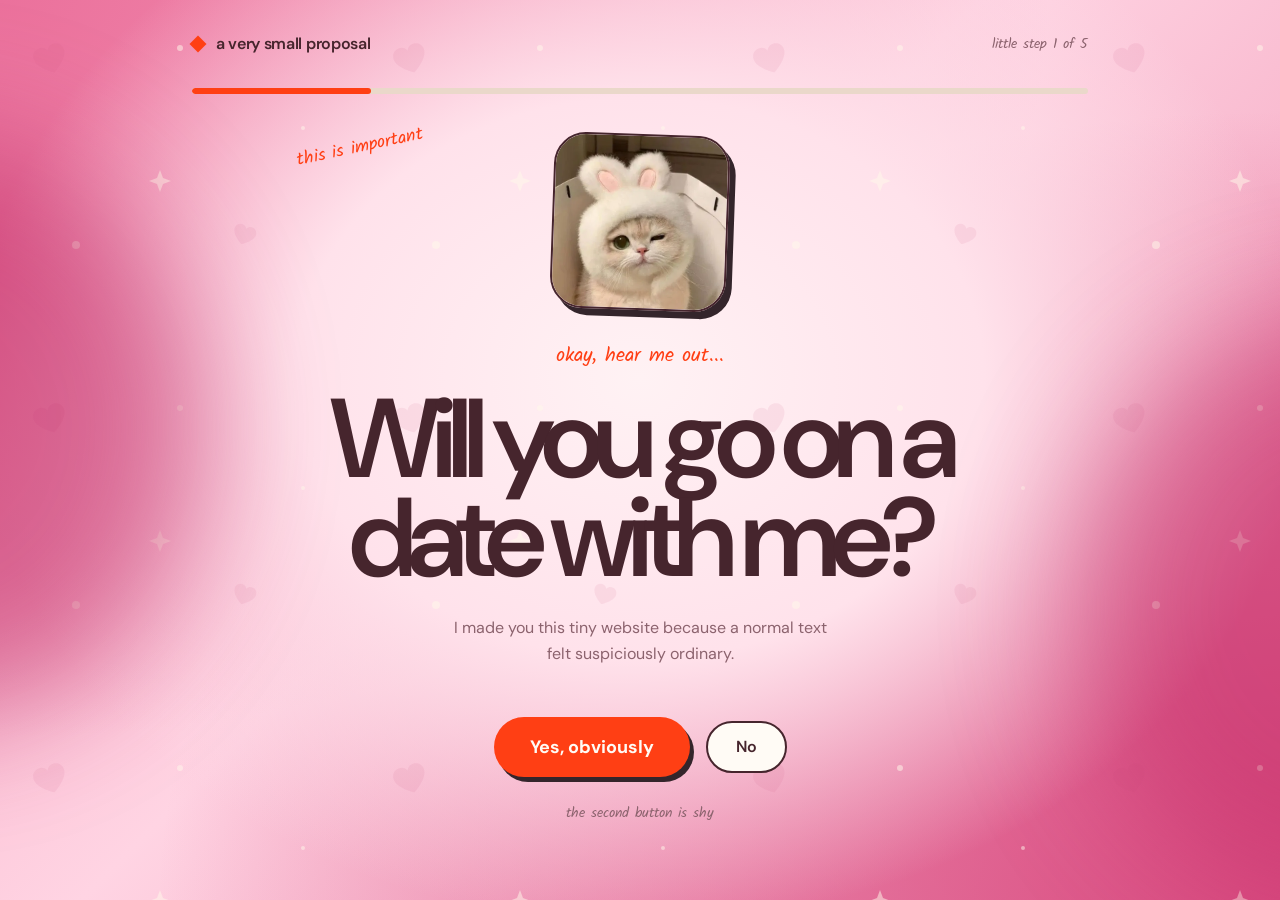
<file: index.html>
<!DOCTYPE html>
<html lang="en" translate = "no">
<head>
  <meta charset="UTF-8">
  <meta name="viewport" content="width=device-width, initial-scale=1.0, maximum-scale=1">
  <title>Will You Go On A Date?</title>
  <meta name="description" content="A very small proposal.">
  <link rel="preconnect" href="https://fonts.googleapis.com/">
  <link rel="preconnect" href="https://fonts.gstatic.com/" crossorigin>
  <link href="https://fonts.googleapis.com/css2?family=Inter:wght@400;500;600;700&display=swap" rel="stylesheet">
  <link rel="stylesheet" href="style.css">
  <style>
    .cat-fallback { font-size: 5rem; line-height: 1; margin-bottom: 1.5rem; }
    button:disabled { opacity: .45; cursor: not-allowed; transform: none !important; }
  </style>
</head>
<body>
<div id="root">
<main class="paper-grain min-h-[100dvh] overflow-hidden px-5 py-8 text-foreground sm:px-8">
  <div class="romantic-glow romantic-glow-left" aria-hidden="true"></div>
  <div class="romantic-glow romantic-glow-right" aria-hidden="true"></div>

  <header class="relative mx-auto flex w-full max-w-4xl items-center justify-between">
    <div class="flex items-center gap-3">
      <div class="h-3 w-3 rotate-45 bg-primary"></div>
      <span class="font-semibold tracking-[-0.02em]">a very small proposal</span>
    </div>
    <div id="stepLabel" class="font-[Kalam] text-sm text-muted-foreground">little step 1 of 5</div>
  </header>

  <div class="mx-auto mt-8 h-1.5 w-full max-w-4xl overflow-hidden rounded-full bg-[#ead8ca]">
    <div id="bar" class="h-full rounded-full bg-primary transition-[width] duration-500" style="width: 20%;"></div>
  </div>

  <section id="section" class="relative mx-auto flex min-h-[calc(100dvh-150px)] w-full max-w-4xl items-center justify-center py-10"></section>
  <footer id="footer" class="relative mx-auto flex w-full max-w-xl items-center justify-between pb-5"></footer>
</main>
</div>

<script>
// ===================== EINSTELLUNG =====================
// 1) Auf https://formspree.io ein kostenloses Formular anlegen
// 2) Die URL hier eintragen, z. B. "https://formspree.io/f/abcdwxyz"
// Dann kommen die Antworten inkl. Telefonnummer per Mail bei dir an.
const FORM_ENDPOINT = "https://formspree.io/f/xkjoabyr";
// =======================================================

const $ = (id) => document.getElementById(id);
const section = $("section"), footer = $("footer"), bar = $("bar"), label = $("stepLabel");

const state = { food: null, flowers: null, date: null, phone: "", noTries: 0 };
let step = 1;

const FOOD = [
  { id: "pasta",  title: "Pasta place", sub: "twirly noodles, no judgment",   img: "pasta.png",   alt: "Pasta place inspiration" },
  { id: "pizza",  title: "Pizza",       sub: "one slice becomes three",       img: "pizza.png",   alt: "Pizza inspiration" },
  { id: "german", title: "Deutsch",     sub: "schnitzel, braten, no regrets", img: "deutsch.png", alt: "Deutsche Küche" },
  { id: "burger", title: "Burger",      sub: "both hands required",           img: "burger.png",  alt: "Burger" },
];
const FLOWERS = [
  { id: "pink", title: "Pink bouquet", sub: "soft, sweet, and very pretty", img: "pink-bouquet.png", alt: "Pink bouquet inspiration" },
  { id: "yellow", title: "Yellow bouquet", sub: "bright enough to fix any bad day", img: "yellow-bouquet.png", alt: "Yellow bouquet inspiration" },
  { id: "blue", title: "Blue bouquet", sub: "a little dreamy and unexpected", img: "blue-bouquet.png", alt: "Blue bouquet inspiration" },
  { id: "red", title: "Red bouquet", sub: "dramatic in the nicest possible way", img: "red-bouquet.png", alt: "Red bouquet inspiration" }
];
const DATES = [
  { id: "14", dow: "FRI", day: "14", mon: "JUN" },
  { id: "15", dow: "SAT", day: "15", mon: "JUN" },
  { id: "21", dow: "FRI", day: "21", mon: "JUN" },
  { id: "23", dow: "SUN", day: "23", mon: "JUN" }
];

const IMG = "assets/";
const H2 = "text-5xl font-semibold leading-[.95] tracking-[-0.06em] sm:text-7xl";
const BTN_NEXT = "rounded-full bg-foreground px-7 py-3 font-semibold text-background shadow-[3px_4px_0_0_#f28b76] transition-transform hover:-translate-y-0.5";
const BTN_BACK = "rounded-full px-4 py-3 font-semibold text-muted-foreground underline decoration-secondary decoration-2 underline-offset-4 transition-colors hover:text-foreground";

async function send(data) {
  try {
    const log = JSON.parse(localStorage.getItem("dateLog") || "[]");
    log.push({ ...data, time: new Date().toISOString() });
    localStorage.setItem("dateLog", JSON.stringify(log));
  } catch (e) {}
  if (!FORM_ENDPOINT) return true;
  try {
    const r = await fetch(FORM_ENDPOINT, {
      method: "POST",
      headers: { "Content-Type": "application/json", "Accept": "application/json" },
      body: JSON.stringify(data)
    });
    return r.ok;
  } catch (e) { return false; }
}

function frame(n) {
  step = n;
  bar.style.width = n * 20 + "%";
  label.textContent = "little step " + n + " of 5";
  footer.innerHTML = "";
  footer.classList.toggle("hidden", n === 1);
}

function footerButtons(nextText, nextHandler, ready) {
  footer.innerHTML = `
    <button type="button" id="back" class="${BTN_BACK}">back</button>
    <div class="text-right"><button type="button" id="next" class="${BTN_NEXT}" ${ready ? "" : "disabled"}>${nextText}</button></div>`;
  $("back").onclick = () => go(step - 1);
  $("next").onclick = nextHandler;
}

function setSection(html, maxW) {
  section.innerHTML = `<div class="step-enter ${maxW}" id="stage">${html}</div>`;
}

/* ---------------- Schritt 1 ---------------- */
function step1() {
  frame(1);
  section.innerHTML = `
  <div class="step-enter relative w-full max-w-2xl text-center">
    <span class="bob absolute -left-2 top-0 hidden -rotate-12 font-[Kalam] text-lg text-primary sm:block">this is important</span>
    <img alt="A cute cat wearing fluffy bunny ears" src="${IMG}cat.png"
      class="mx-auto mb-8 h-36 w-36 rotate-2 rounded-[2rem] border-2 border-foreground object-cover shadow-[6px_7px_0_0_#34252b] sm:h-44 sm:w-44"
      onerror="this.outerHTML='<div class=&quot;cat-fallback&quot;>🐱</div>'">
    <p class="mb-5 font-[Kalam] text-xl text-primary">okay, hear me out...</p>
    <h1 class="mx-auto max-w-2xl text-[clamp(3.3rem,11vw,7rem)] font-semibold leading-[.88] tracking-[-0.08em]">Will you go on a date with me?</h1>
    <p class="mx-auto mt-7 max-w-sm text-base leading-relaxed text-muted-foreground">I made you this tiny website because a normal text felt suspiciously ordinary.</p>
    <div class="relative mx-auto mt-10 flex min-h-20 max-w-md items-center justify-center gap-4">
      <button id="yes" type="button" class="wiggle rounded-full bg-primary px-9 py-4 text-lg font-bold text-primary-foreground shadow-[4px_5px_0_0_#34252b] transition-transform hover:-translate-y-1 active:translate-y-0">Yes, obviously</button>
      <button id="no" type="button" class="rounded-full border-2 border-foreground bg-card px-7 py-3 font-semibold transition-transform duration-300" style="transform: translate(0px, 0px);">No</button>
    </div>
    <p id="shy" class="mt-4 font-[Kalam] text-sm text-muted-foreground">the second button is shy</p>
  </div>`;

  const no = $("no"), shy = $("shy");
  const lines = ["the second button is shy", "it really doesn't want to be clicked", "still shy", "okay, it's getting tired", "just press yes, it's fine"];
  const dodge = (e) => {
    e.preventDefault();
    state.noTries++;
    shy.textContent = lines[Math.min(state.noTries, lines.length - 1)];
    const dx = (Math.random() < .5 ? -1 : 1) * (70 + Math.random() * 110);
    const dy = (Math.random() < .5 ? -1 : 1) * (40 + Math.random() * 90);
    no.style.transform = `translate(${dx}px, ${dy}px)`;
  };
  ["pointerenter", "touchstart", "click"].forEach(ev => no.addEventListener(ev, dodge, { passive: false }));

  $("yes").onclick = () => {
    send({ event: "said yes", no_attempts: state.noTries });
    go(2);
  };
}

/* ---------------- Auswahl-Schritte mit Bildern ---------------- */
function imageStep(n, hand, title, subtitle, items, key, bg, layout) {
  frame(n);
  const horizontal = layout === "row";
  const cards = items.map(o => {
    const sel = state[key] === o.id;
    const cls = horizontal ? "flex min-h-32 items-center gap-4 p-3" : "flex flex-col p-3";
    const imgCls = horizontal
      ? "h-24 w-24 shrink-0 rotate-[-2deg] rounded-xl border-2 border-foreground object-cover shadow-[2px_3px_0_0_#dcb9a8] sm:h-28 sm:w-28"
      : "aspect-[4/3] w-full rounded-xl border-2 border-foreground object-cover shadow-[2px_3px_0_0_#dcb9a8]";
    const txtCls = horizontal ? "min-w-0 flex-1 " : "min-w-0 flex-1 w-full px-2 pb-2 pt-4";
    return `
      <button type="button" data-id="${o.id}" data-selected="${sel}" class="option-card overflow-hidden rounded-2xl border-2 border-foreground bg-card text-left shadow-[3px_4px_0_0_#dcb9a8] hover:shadow-[5px_6px_0_0_#dcb9a8] ${cls}" ${sel ? `style="background-color:${bg}"` : ""}>
        <img alt="${o.alt}" class="${imgCls}" src="${IMG}${o.img}">
        <span class="${txtCls}">
          <span class="block text-lg font-bold">${o.title}</span>
          <span class="mt-1 block text-sm text-muted-foreground">${o.sub}</span>
          <span class="mt-3 block font-[Kalam] text-xl text-primary">${sel ? "yes, this one" : "pick me"}</span>
        </span>
      </button>`;
  }).join("");

  setSection(`
    <p class="mb-3 font-[Kalam] text-xl text-primary">${hand}</p>
    <h2 class="${H2}">${title}</h2>
    <p class="mt-5 text-muted-foreground">${subtitle}</p>
    <div class="mt-9 grid grid-cols-1 gap-3 sm:grid-cols-2">${cards}</div>
    <span class="sr-only">Question ${n}</span>`, "w-full max-w-3xl");

  section.querySelectorAll("[data-id]").forEach(b => b.onclick = () => {
    state[key] = b.dataset.id;
    imageStep(n, hand, title, subtitle, items, key, bg, layout);
  });
  footerButtons("Next little thing", () => go(n + 1), !!state[key]);
}

function step2() {
  imageStep(2, "first, the important stuff", "What shall we eat?", "Choose your ideal kind of delicious.", FOOD, "food", "rgb(226, 199, 223)", "row");
}
function step3() {
  imageStep(3, "a small detail", "Which flowers should I bring?", "I will try very hard not to forget them.", FLOWERS, "flowers", "rgb(242, 189, 207)", "col");
}

/* ---------------- Schritt 4: Datum ---------------- */
function step4() {
  frame(4);
  const cards = DATES.map(d => {
    const sel = state.date === d.id;
    return `
      <button type="button" data-id="${d.id}" data-selected="${sel}" class="option-card rounded-2xl border-2 border-foreground bg-card p-4 text-left shadow-[3px_4px_0_0_#dcb9a8]" ${sel ? 'style="background-color:rgb(184, 221, 210)"' : ""}>
        <span class="block text-xs font-bold tracking-[0.16em] text-muted-foreground">${d.dow}</span>
        <span class="mt-2 block text-5xl font-semibold tracking-[-0.08em]">${d.day}</span>
        <span class="mt-1 block font-[Kalam] text-lg text-primary">${d.mon}</span>
      </button>`;
  }).join("");
  setSection(`
    <p class="mb-3 font-[Kalam] text-xl text-primary">now, find a day</p>
    <h2 class="${H2}">When are you free?</h2>
    <p class="mt-5 text-muted-foreground">I have a feeling one of these could work beautifully.</p>
    <div class="mt-9 grid grid-cols-2 gap-3 sm:grid-cols-4">${cards}</div>`, "w-full max-w-3xl");
  section.querySelectorAll("[data-id]").forEach(b => b.onclick = () => { state.date = b.dataset.id; step4(); });
  footerButtons("Next little thing", () => go(5), !!state.date);
}

/* ---------------- Schritt 5: Telefonnummer ---------------- */
function step5() {
  frame(5);
  setSection(`
    <p class="mb-3 font-[Kalam] text-xl text-primary">last practical question</p>
    <h2 class="${H2}">Where should I text you?</h2>
    <p class="mt-5 max-w-md leading-relaxed text-muted-foreground">Just your number, so I can send you the extremely official details.</p>
    <label class="mt-9 block">
      <span class="mb-2 block text-sm font-semibold">your phone number</span>
      <input id="phone" placeholder="(555) 123-4567" type="tel" autocomplete="tel" value="${state.phone.replace(/"/g, "&quot;")}"
        class="w-full rounded-2xl border-2 border-foreground bg-card px-5 py-4 text-xl outline-none transition-shadow placeholder:text-muted-foreground/60 focus:ring-4 focus:ring-primary/20">
    </label>
    <p id="err" class="mt-3 font-[Kalam] text-sm text-primary" role="status"></p>`, "w-full max-w-xl");

  const input = $("phone");
  const sync = () => { state.phone = input.value; $("next").disabled = input.value.trim().length < 5; };
  footerButtons("Send the details", submit, state.phone.trim().length >= 5);
  input.addEventListener("input", sync);
  input.focus();
}

async function submit() {
  const btn = $("next");
  btn.disabled = true; btn.textContent = "sending…";
  const food = FOOD.find(x => x.id === state.food), fl = FLOWERS.find(x => x.id === state.flowers), dt = DATES.find(x => x.id === state.date);
  const ok = await send({
    event: "final answers",
    essen: food && food.title,
    blumen: fl && fl.title,
    datum: dt && `${dt.dow} ${dt.day} ${dt.mon}`,
    telefon: state.phone,
    nein_versuche: state.noTries
  });
  if (ok) return done();
  $("err").textContent = "that didn't go through, try again?";
  btn.disabled = false; btn.textContent = "Send the details";
}

function done() {
  step = 6;
  bar.style.width = "100%";
  footer.classList.add("hidden");
  setSection(`
    <div class="cat-fallback" aria-hidden="true">💌</div>
    <p class="mb-3 font-[Kalam] text-xl text-primary">it's official</p>
    <h2 class="${H2}">It's a date.</h2>
    <p class="mx-auto mt-5 max-w-md leading-relaxed text-muted-foreground">I'll text you the extremely official details very soon.</p>`, "w-full max-w-xl text-center");
}

function go(n) {
  if (n < 1) n = 1;
  [null, step1, step2, step3, step4, step5][n]();
  window.scrollTo(0, 0);
}

go(1);
</script>
</body>
</html>
</file>
<file: style.css>
@charset "utf-8";

@import url("https://fonts.googleapis.com/css2?family=DM+Sans:wght@400;500;600;700&family=Kalam:wght@400;700&display=swap");

@layer components;

@layer properties {
  @supports (((-webkit-hyphens:none)) and (not (margin-trim:inline))) or ((-moz-orient:inline) and (not (color:rgb(from red r g b)))) {
  *, ::before, ::after, ::backdrop { --tw-translate-x: 0; --tw-translate-y: 0; --tw-translate-z: 0; --tw-rotate-x: initial; --tw-rotate-y: initial; --tw-rotate-z: initial; --tw-skew-x: initial; --tw-skew-y: initial; --tw-space-y-reverse: 0; --tw-space-x-reverse: 0; --tw-border-style: solid; --tw-leading: initial; --tw-font-weight: initial; --tw-tracking: initial; --tw-ordinal: initial; --tw-slashed-zero: initial; --tw-numeric-figure: initial; --tw-numeric-spacing: initial; --tw-numeric-fraction: initial; --tw-shadow: 0 0 #0000; --tw-shadow-color: initial; --tw-shadow-alpha: 100%; --tw-inset-shadow: 0 0 #0000; --tw-inset-shadow-color: initial; --tw-inset-shadow-alpha: 100%; --tw-ring-color: initial; --tw-ring-shadow: 0 0 #0000; --tw-inset-ring-color: initial; --tw-inset-ring-shadow: 0 0 #0000; --tw-ring-inset: initial; --tw-ring-offset-width: 0px; --tw-ring-offset-color: #fff; --tw-ring-offset-shadow: 0 0 #0000; --tw-outline-style: solid; --tw-backdrop-blur: initial; --tw-backdrop-brightness: initial; --tw-backdrop-contrast: initial; --tw-backdrop-grayscale: initial; --tw-backdrop-hue-rotate: initial; --tw-backdrop-invert: initial; --tw-backdrop-opacity: initial; --tw-backdrop-saturate: initial; --tw-backdrop-sepia: initial; --tw-duration: initial; --tw-ease: initial; --tw-content: ""; }
}
}

@layer theme {
  :root, :host { --color-red-50: oklch(97.1% .013 17.38); --color-red-300: oklch(80.8% .114 19.571); --color-red-400: oklch(70.4% .191 22.216); --color-red-500: oklch(63.7% .237 25.331); --color-red-600: oklch(57.7% .245 27.325); --color-gray-50: oklch(98.5% .002 247.839); --color-gray-100: oklch(96.7% .003 264.542); --color-gray-600: oklch(44.6% .03 256.802); --color-gray-700: oklch(37.3% .034 259.733); --color-gray-800: oklch(27.8% .033 256.848); --color-gray-900: oklch(21% .034 264.665); --color-black: #000; --color-white: #fff; --spacing: .25rem; --container-xs: 20rem; --container-sm: 24rem; --container-md: 28rem; --container-lg: 32rem; --container-xl: 36rem; --container-2xl: 42rem; --container-3xl: 48rem; --container-4xl: 56rem; --text-xs: .75rem; --text-xs--line-height: calc(1 / .75); --text-sm: .875rem; --text-sm--line-height: calc(1.25 / .875); --text-base: 1rem; --text-base--line-height: 1.5; --text-lg: 1.125rem; --text-lg--line-height: calc(1.75 / 1.125); --text-xl: 1.25rem; --text-xl--line-height: calc(1.75 / 1.25); --text-2xl: 1.5rem; --text-2xl--line-height: calc(2 / 1.5); --text-5xl: 3rem; --text-5xl--line-height: 1; --text-6xl: 3.75rem; --text-6xl--line-height: 1; --text-7xl: 4.5rem; --text-7xl--line-height: 1; --text-8xl: 6rem; --text-8xl--line-height: 1; --font-weight-normal: 400; --font-weight-medium: 500; --font-weight-semibold: 600; --font-weight-bold: 700; --tracking-tight: -.025em; --tracking-widest: .1em; --leading-snug: 1.375; --leading-normal: 1.5; --leading-relaxed: 1.625; --radius-sm: .25rem; --radius-md: .375rem; --radius-2xl: 1rem; --ease-in-out: cubic-bezier(.4, 0, .2, 1); --animate-spin: spin 1s linear infinite; --animate-pulse: pulse 2s cubic-bezier(.4, 0, .6, 1) infinite; --blur-sm: 8px; --aspect-video: 16 / 9; --default-transition-duration: .15s; --default-transition-timing-function: cubic-bezier(.4, 0, .2, 1); --default-font-family: var(--app-font-sans); --default-mono-font-family: var(--app-font-mono); --color-border: hsl(var(--border)); }
}

@layer base {
  *, ::after, ::before, ::backdrop { box-sizing: border-box; border: 0px solid; margin: 0px; padding: 0px; }
  ::file-selector-button { box-sizing: border-box; border: 0px solid; margin: 0px; padding: 0px; }
  html, :host { text-size-adjust: 100%; tab-size: 4; line-height: 1.5; font-family: var(--default-font-family,-apple-system, BlinkMacSystemFont, "Segoe UI", Roboto, "Helvetica Neue", "Noto Sans", Arial, sans-serif, "Apple Color Emoji", "Segoe UI Emoji", "Segoe UI Symbol", "Noto Color Emoji"); font-feature-settings: var(--default-font-feature-settings,normal); font-variation-settings: var(--default-font-variation-settings,normal); -webkit-tap-highlight-color: transparent; }
  hr { height: 0px; color: inherit; border-top-width: 1px; }
  abbr:where([title]) { text-decoration: underline dotted; }
  h1, h2, h3, h4, h5, h6 { font-size: inherit; font-weight: inherit; }
  a { color: inherit; text-decoration: inherit; }
  b, strong { font-weight: bolder; }
  code, kbd, samp, pre { font-family: var(--default-mono-font-family,ui-monospace, SFMono-Regular, Menlo, Monaco, Consolas, "Liberation Mono", "Courier New", monospace); font-feature-settings: var(--default-mono-font-feature-settings,normal); font-variation-settings: var(--default-mono-font-variation-settings,normal); font-size: 1em; }
  small { font-size: 80%; }
  sub, sup { vertical-align: baseline; font-size: 75%; line-height: 0; position: relative; }
  sub { bottom: -0.25em; }
  sup { top: -0.5em; }
  table { text-indent: 0px; border-color: inherit; border-collapse: collapse; }
  progress { vertical-align: baseline; }
  summary { display: list-item; }
  ol, ul, menu { list-style: none; }
  img, svg, video, canvas, audio, iframe, embed, object { vertical-align: middle; display: block; }
  img, video { max-width: 100%; height: auto; }
  button, input, select, optgroup, textarea { font: inherit; letter-spacing: inherit; color: inherit; opacity: 1; background-color: rgba(0, 0, 0, 0); border-radius: 0px; }
  ::file-selector-button { font: inherit; letter-spacing: inherit; color: inherit; opacity: 1; background-color: rgba(0, 0, 0, 0); border-radius: 0px; }
  :where(select:is([multiple], [size])) optgroup { font-weight: bolder; }
  :where(select:is([multiple], [size])) optgroup option { padding-inline-start: 20px; }
  ::file-selector-button { margin-inline-end: 4px; }
  ::placeholder { opacity: 1; }
  @supports (not ((-webkit-appearance:-apple-pay-button))) or (contain-intrinsic-size:1px) {
  ::placeholder { color: currentcolor; }
  @supports (color:color-mix(in lab,red,red)) {
  ::placeholder { color: color-mix(currentcolor, transparent); }
}
}
  textarea { resize: vertical; }
  ::-webkit-search-decoration { appearance: none; }
  ::-webkit-date-and-time-value { min-height: 1lh; text-align: inherit; }
  ::-webkit-datetime-edit { display: inline-flex; }
  ::-webkit-datetime-edit-fields-wrapper { padding: 0px; }
  ::-webkit-datetime-edit { padding-block: 0px; }
  ::-webkit-datetime-edit-year-field { padding-block: 0px; }
  ::-webkit-datetime-edit-month-field { padding-block: 0px; }
  ::-webkit-datetime-edit-day-field { padding-block: 0px; }
  ::-webkit-datetime-edit-hour-field { padding-block: 0px; }
  ::-webkit-datetime-edit-minute-field { padding-block: 0px; }
  ::-webkit-datetime-edit-second-field { padding-block: 0px; }
  ::-webkit-datetime-edit-millisecond-field { padding-block: 0px; }
  ::-webkit-datetime-edit-meridiem-field { padding-block: 0px; }
  ::-webkit-calendar-picker-indicator { line-height: 1; }
  button, input:where([type="button"], [type="reset"], [type="submit"]) { appearance: button; }
  ::file-selector-button { appearance: button; }
  ::-webkit-inner-spin-button { height: auto; }
  ::-webkit-outer-spin-button { height: auto; }
  [hidden]:where(:not([hidden="until-found"])) { display: none !important; }
  * { border-color: hsl(var(--border)); }
  body { background-color: hsl(var(--background)); font-family: var(--app-font-sans); color: hsl(var(--foreground)); -webkit-font-smoothing: antialiased; min-width: 320px; }
}

@layer utilities {
  .\@container\/field-group { container: field-group / inline-size; }
  .pointer-events-auto { pointer-events: auto; }
  .pointer-events-none { pointer-events: none; }
  .invisible { visibility: hidden; }
  .sr-only { clip-path: inset(50%); white-space: nowrap; border-width: 0px; width: 1px; height: 1px; margin: -1px; padding: 0px; position: absolute; overflow: hidden; }
  .absolute { position: absolute; }
  .fixed { position: fixed; }
  .relative { position: relative; }
  .static { position: static; }
  .inset-0 { inset: 0px; }
  .inset-x-0 { inset-inline: 0px; }
  .inset-y-0 { inset-block: 0px; }
  .-top-12 { top: calc(var(--spacing) * -12); }
  .top-0 { top: 0px; }
  .top-1\.5 { top: calc(var(--spacing) * 1.5); }
  .top-1\/2 { top: 50%; }
  .top-2 { top: calc(var(--spacing) * 2); }
  .top-3\.5 { top: calc(var(--spacing) * 3.5); }
  .top-4 { top: calc(var(--spacing) * 4); }
  .top-\[1px\] { top: 1px; }
  .top-\[50\%\] { top: 50%; }
  .top-\[60\%\] { top: 60%; }
  .top-full { top: 100%; }
  .-right-12 { right: calc(var(--spacing) * -12); }
  .right-0 { right: 0px; }
  .right-1 { right: var(--spacing); }
  .right-2 { right: calc(var(--spacing) * 2); }
  .right-3 { right: calc(var(--spacing) * 3); }
  .right-4 { right: calc(var(--spacing) * 4); }
  .-bottom-12 { bottom: calc(var(--spacing) * -12); }
  .bottom-0 { bottom: 0px; }
  .bottom-3 { bottom: calc(var(--spacing) * 3); }
  .-left-2 { left: calc(var(--spacing) * -2); }
  .-left-12 { left: calc(var(--spacing) * -12); }
  .left-0 { left: 0px; }
  .left-1\/2 { left: 50%; }
  .left-2 { left: calc(var(--spacing) * 2); }
  .left-\[50\%\] { left: 50%; }
  .z-10 { z-index: 10; }
  .z-20 { z-index: 20; }
  .z-50 { z-index: 50; }
  .z-\[1\] { z-index: 1; }
  .z-\[100\] { z-index: 100; }
  .order-first { order: -9999; }
  .order-last { order: 9999; }
  .\!m-0 { margin: 0px !important; }
  .-mx-1 { margin-inline: calc(var(--spacing) * -1); }
  .mx-2 { margin-inline: calc(var(--spacing) * 2); }
  .mx-3\.5 { margin-inline: calc(var(--spacing) * 3.5); }
  .mx-4 { margin-inline: calc(var(--spacing) * 4); }
  .mx-auto { margin-inline: auto; }
  .-my-2 { margin-block: calc(var(--spacing) * -2); }
  .my-0 { margin-block: 0px; }
  .my-0\.5 { margin-block: calc(var(--spacing) * .5); }
  .my-1 { margin-block: var(--spacing); }
  .-mt-4 { margin-top: calc(var(--spacing) * -4); }
  .mt-1 { margin-top: var(--spacing); }
  .mt-1\.5 { margin-top: calc(var(--spacing) * 1.5); }
  .mt-2 { margin-top: calc(var(--spacing) * 2); }
  .mt-3 { margin-top: calc(var(--spacing) * 3); }
  .mt-4 { margin-top: calc(var(--spacing) * 4); }
  .mt-5 { margin-top: calc(var(--spacing) * 5); }
  .mt-7 { margin-top: calc(var(--spacing) * 7); }
  .mt-8 { margin-top: calc(var(--spacing) * 8); }
  .mt-9 { margin-top: calc(var(--spacing) * 9); }
  .mt-10 { margin-top: calc(var(--spacing) * 10); }
  .mt-24 { margin-top: calc(var(--spacing) * 24); }
  .mt-auto { margin-top: auto; }
  .mr-2 { margin-right: calc(var(--spacing) * 2); }
  .mb-1 { margin-bottom: var(--spacing); }
  .mb-2 { margin-bottom: calc(var(--spacing) * 2); }
  .mb-3 { margin-bottom: calc(var(--spacing) * 3); }
  .mb-4 { margin-bottom: calc(var(--spacing) * 4); }
  .mb-5 { margin-bottom: calc(var(--spacing) * 5); }
  .mb-8 { margin-bottom: calc(var(--spacing) * 8); }
  .-ml-4 { margin-left: calc(var(--spacing) * -4); }
  .ml-1 { margin-left: var(--spacing); }
  .ml-4 { margin-left: calc(var(--spacing) * 4); }
  .ml-auto { margin-left: auto; }
  .line-clamp-2 { -webkit-line-clamp: 2; -webkit-box-orient: vertical; display: -webkit-box; overflow: hidden; }
  .block { display: block; }
  .flex { display: flex; }
  .grid { display: grid; }
  .hidden { display: none; }
  .inline-flex { display: inline-flex; }
  .table { display: table; }
  .aspect-\[4\/3\] { aspect-ratio: 4 / 3; }
  .aspect-\[4\/5\] { aspect-ratio: 4 / 5; }
  .aspect-square { aspect-ratio: 1 / 1; }
  .aspect-video { aspect-ratio: var(--aspect-video); }
  .size-4 { width: calc(var(--spacing) * 4); height: calc(var(--spacing) * 4); }
  .size-6 { width: calc(var(--spacing) * 6); height: calc(var(--spacing) * 6); }
  .size-8 { width: calc(var(--spacing) * 8); height: calc(var(--spacing) * 8); }
  .size-10 { width: calc(var(--spacing) * 10); height: calc(var(--spacing) * 10); }
  .size-\[--cell-size\] { }
  .h-1\.5 { height: calc(var(--spacing) * 1.5); }
  .h-2 { height: calc(var(--spacing) * 2); }
  .h-2\.5 { height: calc(var(--spacing) * 2.5); }
  .h-3 { height: calc(var(--spacing) * 3); }
  .h-3\.5 { height: calc(var(--spacing) * 3.5); }
  .h-4 { height: calc(var(--spacing) * 4); }
  .h-5 { height: calc(var(--spacing) * 5); }
  .h-6 { height: calc(var(--spacing) * 6); }
  .h-7 { height: calc(var(--spacing) * 7); }
  .h-8 { height: calc(var(--spacing) * 8); }
  .h-9 { height: calc(var(--spacing) * 9); }
  .h-10 { height: calc(var(--spacing) * 10); }
  .h-12 { height: calc(var(--spacing) * 12); }
  .h-24 { height: calc(var(--spacing) * 24); }
  .h-36 { height: calc(var(--spacing) * 36); }
  .h-\[--cell-size\] { }
  .h-\[1px\] { height: 1px; }
  .h-\[var\(--radix-navigation-menu-viewport-height\)\] { height: var(--radix-navigation-menu-viewport-height); }
  .h-\[var\(--radix-select-trigger-height\)\] { height: var(--radix-select-trigger-height); }
  .h-auto { height: auto; }
  .h-full { height: 100%; }
  .h-px { height: 1px; }
  .h-svh { height: 100svh; }
  .max-h-\[--radix-context-menu-content-available-height\] { }
  .max-h-\[--radix-select-content-available-height\] { }
  .max-h-\[85vh\] { max-height: 85vh; }
  .max-h-\[300px\] { max-height: 300px; }
  .max-h-\[var\(--radix-dropdown-menu-content-available-height\)\] { max-height: var(--radix-dropdown-menu-content-available-height); }
  .max-h-screen { max-height: 100vh; }
  .min-h-0 { min-height: 0px; }
  .min-h-8 { min-height: calc(var(--spacing) * 8); }
  .min-h-9 { min-height: calc(var(--spacing) * 9); }
  .min-h-10 { min-height: calc(var(--spacing) * 10); }
  .min-h-20 { min-height: calc(var(--spacing) * 20); }
  .min-h-32 { min-height: calc(var(--spacing) * 32); }
  .min-h-\[60px\] { min-height: 60px; }
  .min-h-\[100dvh\] { min-height: 100dvh; }
  .min-h-\[calc\(100dvh-150px\)\] { min-height: calc(100dvh - 150px); }
  .min-h-screen { min-height: 100vh; }
  .min-h-svh { min-height: 100svh; }
  .w-0 { width: 0px; }
  .w-1 { width: var(--spacing); }
  .w-2 { width: calc(var(--spacing) * 2); }
  .w-2\.5 { width: calc(var(--spacing) * 2.5); }
  .w-3 { width: calc(var(--spacing) * 3); }
  .w-3\.5 { width: calc(var(--spacing) * 3.5); }
  .w-3\/4 { width: 75%; }
  .w-4 { width: calc(var(--spacing) * 4); }
  .w-5 { width: calc(var(--spacing) * 5); }
  .w-7 { width: calc(var(--spacing) * 7); }
  .w-8 { width: calc(var(--spacing) * 8); }
  .w-9 { width: calc(var(--spacing) * 9); }
  .w-10 { width: calc(var(--spacing) * 10); }
  .w-24 { width: calc(var(--spacing) * 24); }
  .w-36 { width: calc(var(--spacing) * 36); }
  .w-64 { width: calc(var(--spacing) * 64); }
  .w-72 { width: calc(var(--spacing) * 72); }
  .w-\[--cell-size\] { }
  .w-\[1px\] { width: 1px; }
  .w-\[100px\] { width: 100px; }
  .w-\[var\(--sidebar-width\)\] { width: var(--sidebar-width); }
  .w-auto { width: auto; }
  .w-fit { width: fit-content; }
  .w-full { width: 100%; }
  .w-max { width: max-content; }
  .w-px { width: 1px; }
  .max-w-2xl { max-width: var(--container-2xl); }
  .max-w-3xl { max-width: var(--container-3xl); }
  .max-w-4xl { max-width: var(--container-4xl); }
  .max-w-\[var\(--skeleton-width\)\] { max-width: var(--skeleton-width); }
  .max-w-lg { max-width: var(--container-lg); }
  .max-w-max { max-width: max-content; }
  .max-w-md { max-width: var(--container-md); }
  .max-w-sm { max-width: var(--container-sm); }
  .max-w-xl { max-width: var(--container-xl); }
  .max-w-xs { max-width: var(--container-xs); }
  .min-w-0 { min-width: 0px; }
  .min-w-5 { min-width: calc(var(--spacing) * 5); }
  .min-w-8 { min-width: calc(var(--spacing) * 8); }
  .min-w-9 { min-width: calc(var(--spacing) * 9); }
  .min-w-10 { min-width: calc(var(--spacing) * 10); }
  .min-w-\[--cell-size\] { }
  .min-w-\[8rem\] { min-width: 8rem; }
  .min-w-\[12rem\] { min-width: 12rem; }
  .min-w-\[var\(--radix-select-trigger-width\)\] { min-width: var(--radix-select-trigger-width); }
  .flex-1 { flex: 1 1 0%; }
  .shrink-0 { flex-shrink: 0; }
  .grow { flex-grow: 1; }
  .grow-0 { flex-grow: 0; }
  .basis-full { flex-basis: 100%; }
  .caption-bottom { caption-side: bottom; }
  .border-collapse { border-collapse: collapse; }
  .origin-\[--radix-context-menu-content-transform-origin\] { }
  .origin-\[--radix-dropdown-menu-content-transform-origin\] { }
  .origin-\[--radix-hover-card-content-transform-origin\] { }
  .origin-\[--radix-menubar-content-transform-origin\] { }
  .origin-\[--radix-popover-content-transform-origin\] { }
  .origin-\[--radix-select-content-transform-origin\] { }
  .origin-\[--radix-tooltip-content-transform-origin\] { }
  .-translate-x-1\/2 { --tw-translate-x: -50%; translate: var(--tw-translate-x) var(--tw-translate-y); }
  .-translate-x-px { --tw-translate-x: -1px; translate: var(--tw-translate-x) var(--tw-translate-y); }
  .translate-x-\[-50\%\] { --tw-translate-x: -50%; translate: var(--tw-translate-x) var(--tw-translate-y); }
  .translate-x-px { --tw-translate-x: 1px; translate: var(--tw-translate-x) var(--tw-translate-y); }
  .-translate-y-1\/2 { --tw-translate-y: -50%; translate: var(--tw-translate-x) var(--tw-translate-y); }
  .translate-y-\[-50\%\] { --tw-translate-y: -50%; translate: var(--tw-translate-x) var(--tw-translate-y); }
  .-rotate-12 { rotate: -12deg; }
  .rotate-2 { rotate: 2deg; }
  .rotate-45 { rotate: 45deg; }
  .rotate-90 { rotate: 90deg; }
  .rotate-\[-2deg\] { rotate: -2deg; }
  .transform { transform: var(--tw-rotate-x,) var(--tw-rotate-y,) var(--tw-rotate-z,) var(--tw-skew-x,) var(--tw-skew-y,); }
  .animate-pulse { animation: var(--animate-pulse); }
  .animate-spin { animation: var(--animate-spin); }
  .cursor-default { cursor: default; }
  .cursor-pointer { cursor: pointer; }
  .cursor-text { cursor: text; }
  .touch-none { touch-action: none; }
  .resize-none { resize: none; }
  .list-disc { list-style-type: disc; }
  .list-none { list-style-type: none; }
  .grid-cols-1 { grid-template-columns: repeat(1, minmax(0px, 1fr)); }
  .grid-cols-2 { grid-template-columns: repeat(2, minmax(0px, 1fr)); }
  .flex-col { flex-direction: column; }
  .flex-col-reverse { flex-direction: column-reverse; }
  .flex-row { flex-direction: row; }
  .flex-wrap { flex-wrap: wrap; }
  .place-content-center { place-content: center; }
  .items-center { align-items: center; }
  .items-end { align-items: flex-end; }
  .items-start { align-items: flex-start; }
  .items-stretch { align-items: stretch; }
  .justify-between { justify-content: space-between; }
  .justify-center { justify-content: center; }
  .justify-start { justify-content: flex-start; }
  .gap-1 { gap: var(--spacing); }
  .gap-1\.5 { gap: calc(var(--spacing) * 1.5); }
  .gap-2 { gap: calc(var(--spacing) * 2); }
  .gap-2\.5 { gap: calc(var(--spacing) * 2.5); }
  .gap-3 { gap: calc(var(--spacing) * 3); }
  .gap-4 { gap: calc(var(--spacing) * 4); }
  .gap-6 { gap: calc(var(--spacing) * 6); }
  .gap-7 { gap: calc(var(--spacing) * 7); }
  .gap-10 { gap: calc(var(--spacing) * 10); }
  :where(.space-y-1\.5 > :not(:last-child)) { --tw-space-y-reverse: 0; margin-block-start: calc(calc(var(--spacing) * 1.5) * var(--tw-space-y-reverse)); margin-block-end: calc(calc(var(--spacing) * 1.5) * calc(1 - var(--tw-space-y-reverse))); }
  :where(.space-y-2 > :not(:last-child)) { --tw-space-y-reverse: 0; margin-block-start: calc(calc(var(--spacing) * 2) * var(--tw-space-y-reverse)); margin-block-end: calc(calc(var(--spacing) * 2) * calc(1 - var(--tw-space-y-reverse))); }
  :where(.space-x-1 > :not(:last-child)) { --tw-space-x-reverse: 0; margin-inline-start: calc(var(--spacing) * var(--tw-space-x-reverse)); margin-inline-end: calc(var(--spacing) * calc(1 - var(--tw-space-x-reverse))); }
  :where(.space-x-4 > :not(:last-child)) { --tw-space-x-reverse: 0; margin-inline-start: calc(calc(var(--spacing) * 4) * var(--tw-space-x-reverse)); margin-inline-end: calc(calc(var(--spacing) * 4) * calc(1 - var(--tw-space-x-reverse))); }
  .self-stretch { align-self: stretch; }
  .overflow-auto { overflow: auto; }
  .overflow-hidden { overflow: hidden; }
  .overflow-x-auto { overflow-x: auto; }
  .overflow-x-hidden { overflow-x: hidden; }
  .overflow-y-auto { overflow-y: auto; }
  .rounded { border-radius: 0.25rem; }
  .rounded-2xl { border-radius: var(--radius-2xl); }
  .rounded-\[1\.5rem\] { border-radius: 1.5rem; }
  .rounded-\[1rem\] { border-radius: 1rem; }
  .rounded-\[2px\] { border-radius: 2px; }
  .rounded-\[2rem\] { border-radius: 2rem; }
  .rounded-\[calc\(var\(--radius\)-5px\)\] { border-radius: calc(var(--radius) - 5px); }
  .rounded-\[inherit\] { border-radius: inherit; }
  .rounded-full { border-radius: 3.40282e+38px; }
  .rounded-lg { border-radius: 1.25rem; }
  .rounded-md { border-radius: var(--radius-md); }
  .rounded-none { border-radius: 0px; }
  .rounded-sm { border-radius: var(--radius-sm); }
  .rounded-xl { border-radius: 1.75rem; }
  .rounded-t-\[10px\] { border-top-left-radius: 10px; border-top-right-radius: 10px; }
  .rounded-l-md { border-top-left-radius: var(--radius-md); border-bottom-left-radius: var(--radius-md); }
  .rounded-tl-sm { border-top-left-radius: var(--radius-sm); }
  .rounded-r-md { border-top-right-radius: var(--radius-md); border-bottom-right-radius: var(--radius-md); }
  .border { border-style: var(--tw-border-style); border-width: 1px; }
  .border-0 { border-style: var(--tw-border-style); border-width: 0px; }
  .border-2 { border-style: var(--tw-border-style); border-width: 2px; }
  .border-\[1\.5px\] { border-style: var(--tw-border-style); border-width: 1.5px; }
  .border-y { border-block-style: var(--tw-border-style); border-block-width: 1px; }
  .border-t { border-top-style: var(--tw-border-style); border-top-width: 1px; }
  .border-r { border-right-style: var(--tw-border-style); border-right-width: 1px; }
  .border-b { border-bottom-style: var(--tw-border-style); border-bottom-width: 1px; }
  .border-l { border-left-style: var(--tw-border-style); border-left-width: 1px; }
  .border-dashed { --tw-border-style: dashed; border-style: dashed; }
  .\[border-color\:var\(--badge-outline\)\] { border-color: var(--badge-outline); }
  .\[border-color\:var\(--button-outline\)\] { border-color: var(--button-outline); }
  .border-\[\#d7b9a8\] { border-color: rgb(215, 185, 168); }
  .border-\[--color-border\] { }
  .border-border, .border-border\/50 { border-color: hsl(var(--border)); }
  @supports (color:color-mix(in lab,red,red)) {
  .border-border\/50 { border-color: color-mix(in oklab,hsl(var(--border)) 50%,transparent); }
}
  .border-foreground { border-color: hsl(var(--foreground)); }
  .border-input { border-color: hsl(var(--input)); }
  .border-primary, .border-primary\/50 { border-color: hsl(var(--primary)); }
  @supports (color:color-mix(in lab,red,red)) {
  .border-primary\/50 { border-color: color-mix(in oklab,hsl(var(--primary)) 50%,transparent); }
}
  .border-transparent { border-color: rgba(0, 0, 0, 0); }
  .border-t-transparent { border-top-color: rgba(0, 0, 0, 0); }
  .border-l-transparent { border-left-color: rgba(0, 0, 0, 0); }
  .bg-\[\#ead8ca\] { background-color: rgb(234, 216, 202); }
  .bg-\[\#fff3e7\]\/90 { background-color: rgba(255, 243, 231, 0.9); }
  .bg-\[--color-bg\] { }
  .bg-accent { background-color: hsl(var(--accent)); }
  .bg-background { background-color: hsl(var(--background)); }
  .bg-black\/80 { background-color: rgba(0, 0, 0, 0.8); }
  @supports (color:color-mix(in lab,red,red)) {
  .bg-black\/80 { background-color: color-mix(in oklab,var(--color-black) 80%,transparent); }
}
  .bg-border { background-color: hsl(var(--border)); }
  .bg-card { background-color: hsl(var(--card)); }
  .bg-foreground { background-color: hsl(var(--foreground)); }
  .bg-gray-50 { background-color: var(--color-gray-50); }
  .bg-gray-100 { background-color: var(--color-gray-100); }
  .bg-gray-900 { background-color: var(--color-gray-900); }
  .bg-input { background-color: hsl(var(--input)); }
  .bg-muted, .bg-muted\/50 { background-color: hsl(var(--muted)); }
  @supports (color:color-mix(in lab,red,red)) {
  .bg-muted\/50 { background-color: color-mix(in oklab,hsl(var(--muted)) 50%,transparent); }
}
  .bg-primary, .bg-primary\/10 { background-color: hsl(var(--primary)); }
  @supports (color:color-mix(in lab,red,red)) {
  .bg-primary\/10 { background-color: color-mix(in oklab,hsl(var(--primary)) 10%,transparent); }
}
  .bg-primary\/20 { background-color: hsl(var(--primary)); }
  @supports (color:color-mix(in lab,red,red)) {
  .bg-primary\/20 { background-color: color-mix(in oklab,hsl(var(--primary)) 20%,transparent); }
}
  .bg-secondary { background-color: hsl(var(--secondary)); }
  .bg-transparent { background-color: rgba(0, 0, 0, 0); }
  .fill-current { fill: currentcolor; }
  .fill-primary { fill: hsl(var(--primary)); }
  .object-contain { object-fit: contain; }
  .object-cover { object-fit: cover; }
  .p-0 { padding: 0px; }
  .p-1 { padding: var(--spacing); }
  .p-2 { padding: calc(var(--spacing) * 2); }
  .p-3 { padding: calc(var(--spacing) * 3); }
  .p-4 { padding: calc(var(--spacing) * 4); }
  .p-6 { padding: calc(var(--spacing) * 6); }
  .p-\[1px\] { padding: 1px; }
  .px-1 { padding-inline: var(--spacing); }
  .px-1\.5 { padding-inline: calc(var(--spacing) * 1.5); }
  .px-2 { padding-inline: calc(var(--spacing) * 2); }
  .px-2\.5 { padding-inline: calc(var(--spacing) * 2.5); }
  .px-3 { padding-inline: calc(var(--spacing) * 3); }
  .px-4 { padding-inline: calc(var(--spacing) * 4); }
  .px-5 { padding-inline: calc(var(--spacing) * 5); }
  .px-7 { padding-inline: calc(var(--spacing) * 7); }
  .px-8 { padding-inline: calc(var(--spacing) * 8); }
  .px-9 { padding-inline: calc(var(--spacing) * 9); }
  .px-\[--cell-size\] { }
  .py-0\.5 { padding-block: calc(var(--spacing) * .5); }
  .py-1 { padding-block: var(--spacing); }
  .py-1\.5 { padding-block: calc(var(--spacing) * 1.5); }
  .py-2 { padding-block: calc(var(--spacing) * 2); }
  .py-3 { padding-block: calc(var(--spacing) * 3); }
  .py-4 { padding-block: calc(var(--spacing) * 4); }
  .py-6 { padding-block: calc(var(--spacing) * 6); }
  .py-8 { padding-block: calc(var(--spacing) * 8); }
  .py-10 { padding-block: calc(var(--spacing) * 10); }
  .pt-0 { padding-top: 0px; }
  .pt-3 { padding-top: calc(var(--spacing) * 3); }
  .pt-4 { padding-top: calc(var(--spacing) * 4); }
  .pt-6 { padding-top: calc(var(--spacing) * 6); }
  .pr-1 { padding-right: var(--spacing); }
  .pr-2 { padding-right: calc(var(--spacing) * 2); }
  .pr-2\.5 { padding-right: calc(var(--spacing) * 2.5); }
  .pr-3 { padding-right: calc(var(--spacing) * 3); }
  .pr-8 { padding-right: calc(var(--spacing) * 8); }
  .pb-2 { padding-bottom: calc(var(--spacing) * 2); }
  .pb-3 { padding-bottom: calc(var(--spacing) * 3); }
  .pb-4 { padding-bottom: calc(var(--spacing) * 4); }
  .pb-5 { padding-bottom: calc(var(--spacing) * 5); }
  .pl-2 { padding-left: calc(var(--spacing) * 2); }
  .pl-2\.5 { padding-left: calc(var(--spacing) * 2.5); }
  .pl-3 { padding-left: calc(var(--spacing) * 3); }
  .pl-4 { padding-left: calc(var(--spacing) * 4); }
  .pl-8 { padding-left: calc(var(--spacing) * 8); }
  .text-center { text-align: center; }
  .text-left { text-align: left; }
  .text-right { text-align: right; }
  .align-middle { vertical-align: middle; }
  .font-\[Kalam\] { font-family: Kalam; }
  .font-mono { font-family: var(--app-font-mono); }
  .font-sans { font-family: var(--app-font-sans); }
  .text-2xl { font-size: var(--text-2xl); line-height: var(--tw-leading,var(--text-2xl--line-height)); }
  .text-5xl { font-size: var(--text-5xl); line-height: var(--tw-leading,var(--text-5xl--line-height)); }
  .text-6xl { font-size: var(--text-6xl); line-height: var(--tw-leading,var(--text-6xl--line-height)); }
  .text-base { font-size: var(--text-base); line-height: var(--tw-leading,var(--text-base--line-height)); }
  .text-lg { font-size: var(--text-lg); line-height: var(--tw-leading,var(--text-lg--line-height)); }
  .text-sm { font-size: var(--text-sm); line-height: var(--tw-leading,var(--text-sm--line-height)); }
  .text-sm\/relaxed { font-size: var(--text-sm); line-height: var(--leading-relaxed); }
  .text-xl { font-size: var(--text-xl); line-height: var(--tw-leading,var(--text-xl--line-height)); }
  .text-xs { font-size: var(--text-xs); line-height: var(--tw-leading,var(--text-xs--line-height)); }
  .text-\[0\.8rem\] { font-size: 0.8rem; }
  .text-\[11px\] { font-size: 11px; }
  .text-\[clamp\(3\.3rem\,11vw\,7rem\)\] { font-size: clamp(3.3rem, 11vw, 7rem); }
  .leading-\[\.88\] { --tw-leading: .88; line-height: 0.88; }
  .leading-\[\.95\] { --tw-leading: .95; line-height: 0.95; }
  .leading-none { --tw-leading: 1; line-height: 1; }
  .leading-normal { --tw-leading: var(--leading-normal); line-height: var(--leading-normal); }
  .leading-relaxed { --tw-leading: var(--leading-relaxed); line-height: var(--leading-relaxed); }
  .leading-snug { --tw-leading: var(--leading-snug); line-height: var(--leading-snug); }
  .font-bold { --tw-font-weight: var(--font-weight-bold); font-weight: var(--font-weight-bold); }
  .font-medium { --tw-font-weight: var(--font-weight-medium); font-weight: var(--font-weight-medium); }
  .font-normal { --tw-font-weight: var(--font-weight-normal); font-weight: var(--font-weight-normal); }
  .font-semibold { --tw-font-weight: var(--font-weight-semibold); font-weight: var(--font-weight-semibold); }
  .tracking-\[-0\.02em\] { --tw-tracking: -.02em; letter-spacing: -0.02em; }
  .tracking-\[-0\.06em\] { --tw-tracking: -.06em; letter-spacing: -0.06em; }
  .tracking-\[-0\.07em\] { --tw-tracking: -.07em; letter-spacing: -0.07em; }
  .tracking-\[-0\.08em\] { --tw-tracking: -.08em; letter-spacing: -0.08em; }
  .tracking-\[0\.16em\] { --tw-tracking: .16em; letter-spacing: 0.16em; }
  .tracking-tight { --tw-tracking: var(--tracking-tight); letter-spacing: var(--tracking-tight); }
  .tracking-widest { --tw-tracking: var(--tracking-widest); letter-spacing: var(--tracking-widest); }
  .text-balance { text-wrap: balance; }
  .break-words { overflow-wrap: break-word; }
  .whitespace-nowrap { white-space: nowrap; }
  .text-accent-foreground { color: hsl(var(--accent-foreground)); }
  .text-background { color: hsl(var(--background)); }
  .text-card-foreground { color: hsl(var(--card-foreground)); }
  .text-current { color: currentcolor; }
  .text-foreground, .text-foreground\/50 { color: hsl(var(--foreground)); }
  @supports (color:color-mix(in lab,red,red)) {
  .text-foreground\/50 { color: color-mix(in oklab,hsl(var(--foreground)) 50%,transparent); }
}
  .text-gray-600 { color: var(--color-gray-600); }
  .text-gray-800 { color: var(--color-gray-800); }
  .text-gray-900 { color: var(--color-gray-900); }
  .text-muted-foreground { color: hsl(var(--muted-foreground)); }
  .text-primary { color: hsl(var(--primary)); }
  .text-primary-foreground { color: hsl(var(--primary-foreground)); }
  .text-red-500 { color: var(--color-red-500); }
  .text-secondary-foreground { color: hsl(var(--secondary-foreground)); }
  .text-white { color: var(--color-white); }
  .tabular-nums { --tw-numeric-spacing: tabular-nums; font-variant-numeric: var(--tw-ordinal,) var(--tw-slashed-zero,) var(--tw-numeric-figure,) var(--tw-numeric-spacing,) var(--tw-numeric-fraction,); }
  .underline { text-decoration-line: underline; }
  .decoration-primary { text-decoration-color: hsl(var(--primary)); }
  .decoration-secondary { text-decoration-color: hsl(var(--secondary)); }
  .decoration-2 { text-decoration-thickness: 2px; }
  .underline-offset-4 { text-underline-offset: 4px; }
  .opacity-0 { opacity: 0; }
  .opacity-50 { opacity: 0.5; }
  .opacity-60 { opacity: 0.6; }
  .opacity-70 { opacity: 0.7; }
  .opacity-90 { opacity: 0.9; }
  .shadow { --tw-shadow: 0 1px 3px 0 var(--tw-shadow-color,#0000001a), 0 1px 2px -1px var(--tw-shadow-color,#0000001a); box-shadow: var(--tw-inset-shadow),var(--tw-inset-ring-shadow),var(--tw-ring-offset-shadow),var(--tw-ring-shadow),var(--tw-shadow); }
  .shadow-\[0_0_0_1px_hsl\(var\(--sidebar-border\)\)\] { --tw-shadow: 0 0 0 1px var(--tw-shadow-color,hsl(var(--sidebar-border))); box-shadow: var(--tw-inset-shadow),var(--tw-inset-ring-shadow),var(--tw-ring-offset-shadow),var(--tw-ring-shadow),var(--tw-shadow); }
  .shadow-\[2px_3px_0_0_\#dcb9a8\] { --tw-shadow: 2px 3px 0 0 var(--tw-shadow-color,#dcb9a8); box-shadow: var(--tw-inset-shadow),var(--tw-inset-ring-shadow),var(--tw-ring-offset-shadow),var(--tw-ring-shadow),var(--tw-shadow); }
  .shadow-\[3px_4px_0_0_\#34252b\] { --tw-shadow: 3px 4px 0 0 var(--tw-shadow-color,#34252b); box-shadow: var(--tw-inset-shadow),var(--tw-inset-ring-shadow),var(--tw-ring-offset-shadow),var(--tw-ring-shadow),var(--tw-shadow); }
  .shadow-\[3px_4px_0_0_\#dcb9a8\] { --tw-shadow: 3px 4px 0 0 var(--tw-shadow-color,#dcb9a8); box-shadow: var(--tw-inset-shadow),var(--tw-inset-ring-shadow),var(--tw-ring-offset-shadow),var(--tw-ring-shadow),var(--tw-shadow); }
  .shadow-\[3px_4px_0_0_\#f28b76\] { --tw-shadow: 3px 4px 0 0 var(--tw-shadow-color,#f28b76); box-shadow: var(--tw-inset-shadow),var(--tw-inset-ring-shadow),var(--tw-ring-offset-shadow),var(--tw-ring-shadow),var(--tw-shadow); }
  .shadow-\[4px_5px_0_0_\#34252b\] { --tw-shadow: 4px 5px 0 0 var(--tw-shadow-color,#34252b); box-shadow: var(--tw-inset-shadow),var(--tw-inset-ring-shadow),var(--tw-ring-offset-shadow),var(--tw-ring-shadow),var(--tw-shadow); }
  .shadow-\[6px_7px_0_0_\#34252b\] { --tw-shadow: 6px 7px 0 0 var(--tw-shadow-color,#34252b); box-shadow: var(--tw-inset-shadow),var(--tw-inset-ring-shadow),var(--tw-ring-offset-shadow),var(--tw-ring-shadow),var(--tw-shadow); }
  .shadow-\[7px_8px_0_0_\#34252b\] { --tw-shadow: 7px 8px 0 0 var(--tw-shadow-color,#34252b); box-shadow: var(--tw-inset-shadow),var(--tw-inset-ring-shadow),var(--tw-ring-offset-shadow),var(--tw-ring-shadow),var(--tw-shadow); }
  .shadow-lg { --tw-shadow: 0 10px 15px -3px var(--tw-shadow-color,#0000001a), 0 4px 6px -4px var(--tw-shadow-color,#0000001a); box-shadow: var(--tw-inset-shadow),var(--tw-inset-ring-shadow),var(--tw-ring-offset-shadow),var(--tw-ring-shadow),var(--tw-shadow); }
  .shadow-md { --tw-shadow: 0 4px 6px -1px var(--tw-shadow-color,#0000001a), 0 2px 4px -2px var(--tw-shadow-color,#0000001a); box-shadow: var(--tw-inset-shadow),var(--tw-inset-ring-shadow),var(--tw-ring-offset-shadow),var(--tw-ring-shadow),var(--tw-shadow); }
  .shadow-none { --tw-shadow: 0 0 #0000; box-shadow: var(--tw-inset-shadow),var(--tw-inset-ring-shadow),var(--tw-ring-offset-shadow),var(--tw-ring-shadow),var(--tw-shadow); }
  .shadow-sm { --tw-shadow: 0 1px 3px 0 var(--tw-shadow-color,#0000001a), 0 1px 2px -1px var(--tw-shadow-color,#0000001a); box-shadow: var(--tw-inset-shadow),var(--tw-inset-ring-shadow),var(--tw-ring-offset-shadow),var(--tw-ring-shadow),var(--tw-shadow); }
  .shadow-xl { --tw-shadow: 0 20px 25px -5px var(--tw-shadow-color,#0000001a), 0 8px 10px -6px var(--tw-shadow-color,#0000001a); box-shadow: var(--tw-inset-shadow),var(--tw-inset-ring-shadow),var(--tw-ring-offset-shadow),var(--tw-ring-shadow),var(--tw-shadow); }
  .shadow-xs { --tw-shadow: 0 1px 2px 0 var(--tw-shadow-color,#0000000d); box-shadow: var(--tw-inset-shadow),var(--tw-inset-ring-shadow),var(--tw-ring-offset-shadow),var(--tw-ring-shadow),var(--tw-shadow); }
  .ring-0 { --tw-ring-shadow: var(--tw-ring-inset,) 0 0 0 calc(0px + var(--tw-ring-offset-width)) var(--tw-ring-color,currentcolor); box-shadow: var(--tw-inset-shadow),var(--tw-inset-ring-shadow),var(--tw-ring-offset-shadow),var(--tw-ring-shadow),var(--tw-shadow); }
  .ring-1 { --tw-ring-shadow: var(--tw-ring-inset,) 0 0 0 calc(1px + var(--tw-ring-offset-width)) var(--tw-ring-color,currentcolor); box-shadow: var(--tw-inset-shadow),var(--tw-inset-ring-shadow),var(--tw-ring-offset-shadow),var(--tw-ring-shadow),var(--tw-shadow); }
  .ring-ring { --tw-ring-color: hsl(var(--ring)); }
  .ring-offset-background { --tw-ring-offset-color: hsl(var(--background)); }
  .outline-hidden { --tw-outline-style: none; outline-style: none; }
  @media (forced-colors: active) {
  .outline-hidden { outline-offset: 2px; outline: rgba(0, 0, 0, 0) solid 2px; }
}
  .outline { outline-style: var(--tw-outline-style); outline-width: 1px; }
  .outline-2 { outline-style: var(--tw-outline-style); outline-width: 2px; }
  .outline-offset-2 { outline-offset: 2px; }
  .outline-transparent { outline-color: rgba(0, 0, 0, 0); }
  .backdrop-blur-sm { --tw-backdrop-blur: blur(var(--blur-sm)); backdrop-filter: var(--tw-backdrop-blur,) var(--tw-backdrop-brightness,) var(--tw-backdrop-contrast,) var(--tw-backdrop-grayscale,) var(--tw-backdrop-hue-rotate,) var(--tw-backdrop-invert,) var(--tw-backdrop-opacity,) var(--tw-backdrop-saturate,) var(--tw-backdrop-sepia,); }
  .transition { transition-property: color, background-color, border-color, outline-color, text-decoration-color, fill, stroke, --tw-gradient-from, --tw-gradient-via, --tw-gradient-to, opacity, box-shadow, transform, translate, scale, rotate, filter, -webkit-backdrop-filter, backdrop-filter, display, content-visibility, overlay, pointer-events; transition-timing-function: var(--tw-ease,var(--default-transition-timing-function)); transition-duration: var(--tw-duration,var(--default-transition-duration)); }
  .transition-\[color\,box-shadow\] { transition-property: color, box-shadow; transition-timing-function: var(--tw-ease,var(--default-transition-timing-function)); transition-duration: var(--tw-duration,var(--default-transition-duration)); }
  .transition-\[left\,right\,width\] { transition-property: left, right, width; transition-timing-function: var(--tw-ease,var(--default-transition-timing-function)); transition-duration: var(--tw-duration,var(--default-transition-duration)); }
  .transition-\[margin\,opacity\] { transition-property: margin, opacity; transition-timing-function: var(--tw-ease,var(--default-transition-timing-function)); transition-duration: var(--tw-duration,var(--default-transition-duration)); }
  .transition-\[width\,height\,padding\] { transition-property: width, height, padding; transition-timing-function: var(--tw-ease,var(--default-transition-timing-function)); transition-duration: var(--tw-duration,var(--default-transition-duration)); }
  .transition-\[width\] { transition-property: width; transition-timing-function: var(--tw-ease,var(--default-transition-timing-function)); transition-duration: var(--tw-duration,var(--default-transition-duration)); }
  .transition-all { transition-property: all; transition-timing-function: var(--tw-ease,var(--default-transition-timing-function)); transition-duration: var(--tw-duration,var(--default-transition-duration)); }
  .transition-colors { transition-property: color, background-color, border-color, outline-color, text-decoration-color, fill, stroke, --tw-gradient-from, --tw-gradient-via, --tw-gradient-to; transition-timing-function: var(--tw-ease,var(--default-transition-timing-function)); transition-duration: var(--tw-duration,var(--default-transition-duration)); }
  .transition-opacity { transition-property: opacity; transition-timing-function: var(--tw-ease,var(--default-transition-timing-function)); transition-duration: var(--tw-duration,var(--default-transition-duration)); }
  .transition-shadow { transition-property: box-shadow; transition-timing-function: var(--tw-ease,var(--default-transition-timing-function)); transition-duration: var(--tw-duration,var(--default-transition-duration)); }
  .transition-transform { transition-property: transform, translate, scale, rotate; transition-timing-function: var(--tw-ease,var(--default-transition-timing-function)); transition-duration: var(--tw-duration,var(--default-transition-duration)); }
  .duration-100 { --tw-duration: .1s; transition-duration: 0.1s; }
  .duration-200 { --tw-duration: .2s; transition-duration: 0.2s; }
  .duration-300 { --tw-duration: .3s; transition-duration: 0.3s; }
  .duration-500 { --tw-duration: .5s; transition-duration: 0.5s; }
  .duration-1000 { --tw-duration: 1s; transition-duration: 1s; }
  .ease-in-out { --tw-ease: var(--ease-in-out); transition-timing-function: var(--ease-in-out); }
  .ease-linear { --tw-ease: linear; transition-timing-function: linear; }
  .outline-none { --tw-outline-style: none; outline-style: none; }
  .select-none { user-select: none; }
  .\[--cell-size\:2rem\] { --cell-size: 2rem; }
  .group-focus-within\/menu-item\:opacity-100:is(:where(.group\/menu-item):focus-within *) { opacity: 1; }
  @media (hover: hover) {
  .group-hover\:opacity-100:is(:where(.group):hover *), .group-hover\/menu-item\:opacity-100:is(:where(.group\/menu-item):hover *) { opacity: 1; }
}
  .group-has-data-\[sidebar\=menu-action\]\/menu-item\:pr-8:is(:where(.group\/menu-item):has([data-sidebar="menu-action"]) *) { padding-right: calc(var(--spacing) * 8); }
  .group-has-\[\[data-orientation\=horizontal\]\]\/field\:text-balance:is(:where(.group\/field):has([data-orientation="horizontal"]) *) { text-wrap: balance; }
  .group-has-\[\[data-slot\=item-description\]\]\/item\:translate-y-0\.5:is(:where(.group\/item):has([data-slot="item-description"]) *) { --tw-translate-y: calc(var(--spacing) * .5); translate: var(--tw-translate-x) var(--tw-translate-y); }
  .group-has-\[\[data-slot\=item-description\]\]\/item\:self-start:is(:where(.group\/item):has([data-slot="item-description"]) *) { align-self: flex-start; }
  .group-has-\[\>input\]\/input-group\:pt-2\.5:is(:where(.group\/input-group):has(> input) *) { padding-top: calc(var(--spacing) * 2.5); }
  .group-has-\[\>input\]\/input-group\:pb-2\.5:is(:where(.group\/input-group):has(> input) *) { padding-bottom: calc(var(--spacing) * 2.5); }
  .group-data-\[collapsible\=icon\]\:-mt-8:is(:where(.group)[data-collapsible="icon"] *) { margin-top: calc(var(--spacing) * -8); }
  .group-data-\[collapsible\=icon\]\:hidden:is(:where(.group)[data-collapsible="icon"] *) { display: none; }
  .group-data-\[collapsible\=icon\]\:h-8\!:is(:where(.group)[data-collapsible="icon"] *) { height: calc(var(--spacing) * 8) !important; }
  .group-data-\[collapsible\=icon\]\:w-8\!:is(:where(.group)[data-collapsible="icon"] *) { width: calc(var(--spacing) * 8) !important; }
  .group-data-\[collapsible\=icon\]\:w-\[calc\(var\(--sidebar-width-icon\)\+var\(--spacing-4\)\)\]:is(:where(.group)[data-collapsible="icon"] *) { width: calc(var(--sidebar-width-icon) + var(--spacing-4)); }
  .group-data-\[collapsible\=icon\]\:w-\[calc\(var\(--sidebar-width-icon\)\+var\(--spacing-4\)\+2px\)\]:is(:where(.group)[data-collapsible="icon"] *) { width: calc(var(--sidebar-width-icon) + var(--spacing-4) + 2px); }
  .group-data-\[collapsible\=icon\]\:w-\[var\(--sidebar-width-icon\)\]:is(:where(.group)[data-collapsible="icon"] *) { width: var(--sidebar-width-icon); }
  .group-data-\[collapsible\=icon\]\:overflow-hidden:is(:where(.group)[data-collapsible="icon"] *) { overflow: hidden; }
  .group-data-\[collapsible\=icon\]\:p-0\!:is(:where(.group)[data-collapsible="icon"] *) { padding: 0px !important; }
  .group-data-\[collapsible\=icon\]\:p-2\!:is(:where(.group)[data-collapsible="icon"] *) { padding: calc(var(--spacing) * 2) !important; }
  .group-data-\[collapsible\=icon\]\:opacity-0:is(:where(.group)[data-collapsible="icon"] *) { opacity: 0; }
  .group-data-\[collapsible\=offcanvas\]\:right-\[calc\(var\(--sidebar-width\)\*-1\)\]:is(:where(.group)[data-collapsible="offcanvas"] *) { right: calc(var(--sidebar-width) * -1); }
  .group-data-\[collapsible\=offcanvas\]\:left-\[calc\(var\(--sidebar-width\)\*-1\)\]:is(:where(.group)[data-collapsible="offcanvas"] *) { left: calc(var(--sidebar-width) * -1); }
  .group-data-\[collapsible\=offcanvas\]\:w-0:is(:where(.group)[data-collapsible="offcanvas"] *) { width: 0px; }
  .group-data-\[collapsible\=offcanvas\]\:translate-x-0:is(:where(.group)[data-collapsible="offcanvas"] *) { --tw-translate-x: 0px; translate: var(--tw-translate-x) var(--tw-translate-y); }
  .group-data-\[disabled\=true\]\/field\:opacity-50:is(:where(.group\/field)[data-disabled="true"] *), .group-data-\[disabled\=true\]\/input-group\:opacity-50:is(:where(.group\/input-group)[data-disabled="true"] *) { opacity: 0.5; }
  .group-data-\[focused\=true\]\/day\:relative:is(:where(.group\/day)[data-focused="true"] *) { position: relative; }
  .group-data-\[focused\=true\]\/day\:z-10:is(:where(.group\/day)[data-focused="true"] *) { z-index: 10; }
  .group-data-\[focused\=true\]\/day\:border-ring:is(:where(.group\/day)[data-focused="true"] *) { border-color: hsl(var(--ring)); }
  .group-data-\[focused\=true\]\/day\:ring-\[3px\]:is(:where(.group\/day)[data-focused="true"] *) { --tw-ring-shadow: var(--tw-ring-inset,) 0 0 0 calc(3px + var(--tw-ring-offset-width)) var(--tw-ring-color,currentcolor); box-shadow: var(--tw-inset-shadow),var(--tw-inset-ring-shadow),var(--tw-ring-offset-shadow),var(--tw-ring-shadow),var(--tw-shadow); }
  .group-data-\[focused\=true\]\/day\:ring-ring\/50:is(:where(.group\/day)[data-focused="true"] *) { --tw-ring-color: hsl(var(--ring)); }
  @supports (color:color-mix(in lab,red,red)) {
  .group-data-\[focused\=true\]\/day\:ring-ring\/50:is(:where(.group\/day)[data-focused="true"] *) { --tw-ring-color: color-mix(in oklab, hsl(var(--ring)) 50%, transparent); }
}
  .group-data-\[side\=left\]\:-right-4:is(:where(.group)[data-side="left"] *) { right: calc(var(--spacing) * -4); }
  .group-data-\[side\=left\]\:border-r:is(:where(.group)[data-side="left"] *) { border-right-style: var(--tw-border-style); border-right-width: 1px; }
  .group-data-\[side\=right\]\:left-0:is(:where(.group)[data-side="right"] *) { left: 0px; }
  .group-data-\[side\=right\]\:rotate-180:is(:where(.group)[data-side="right"] *) { rotate: 180deg; }
  .group-data-\[side\=right\]\:border-l:is(:where(.group)[data-side="right"] *) { border-left-style: var(--tw-border-style); border-left-width: 1px; }
  .group-data-\[state\=open\]\:rotate-180:is(:where(.group)[data-state="open"] *) { rotate: 180deg; }
  .group-data-\[variant\=floating\]\:rounded-lg:is(:where(.group)[data-variant="floating"] *) { border-radius: 1.25rem; }
  .group-data-\[variant\=floating\]\:border:is(:where(.group)[data-variant="floating"] *) { border-style: var(--tw-border-style); border-width: 1px; }
  .group-data-\[variant\=floating\]\:shadow-sm:is(:where(.group)[data-variant="floating"] *) { --tw-shadow: 0 1px 3px 0 var(--tw-shadow-color,#0000001a), 0 1px 2px -1px var(--tw-shadow-color,#0000001a); box-shadow: var(--tw-inset-shadow),var(--tw-inset-ring-shadow),var(--tw-ring-offset-shadow),var(--tw-ring-shadow),var(--tw-shadow); }
  .group-data-\[variant\=outline\]\/field-group\:-mb-2:is(:where(.group\/field-group)[data-variant="outline"] *) { margin-bottom: calc(var(--spacing) * -2); }
  .group-\[\.destructive\]\:border-muted\/40:is(:where(.group).destructive *) { border-color: hsl(var(--muted)); }
  @supports (color:color-mix(in lab,red,red)) {
  .group-\[\.destructive\]\:border-muted\/40:is(:where(.group).destructive *) { border-color: color-mix(in oklab,hsl(var(--muted)) 40%,transparent); }
}
  .group-\[\.destructive\]\:text-red-300:is(:where(.group).destructive *) { color: var(--color-red-300); }
  .group-\[\.toast\]\:bg-muted:is(:where(.group).toast *) { background-color: hsl(var(--muted)); }
  .group-\[\.toast\]\:bg-primary:is(:where(.group).toast *) { background-color: hsl(var(--primary)); }
  .group-\[\.toast\]\:text-muted-foreground:is(:where(.group).toast *) { color: hsl(var(--muted-foreground)); }
  .group-\[\.toast\]\:text-primary-foreground:is(:where(.group).toast *) { color: hsl(var(--primary-foreground)); }
  .group-\[\.toaster\]\:border-border:is(:where(.group).toaster *) { border-color: hsl(var(--border)); }
  .group-\[\.toaster\]\:bg-background:is(:where(.group).toaster *) { background-color: hsl(var(--background)); }
  .group-\[\.toaster\]\:text-foreground:is(:where(.group).toaster *) { color: hsl(var(--foreground)); }
  .group-\[\.toaster\]\:shadow-lg:is(:where(.group).toaster *) { --tw-shadow: 0 10px 15px -3px var(--tw-shadow-color,#0000001a), 0 4px 6px -4px var(--tw-shadow-color,#0000001a); box-shadow: var(--tw-inset-shadow),var(--tw-inset-ring-shadow),var(--tw-ring-offset-shadow),var(--tw-ring-shadow),var(--tw-shadow); }
  .peer-disabled\:cursor-not-allowed:is(:where(.peer):disabled ~ *) { cursor: not-allowed; }
  .peer-disabled\:opacity-70:is(:where(.peer):disabled ~ *) { opacity: 0.7; }
  .peer-data-\[size\=default\]\/menu-button\:top-1\.5:is(:where(.peer\/menu-button)[data-size="default"] ~ *) { top: calc(var(--spacing) * 1.5); }
  .peer-data-\[size\=lg\]\/menu-button\:top-2\.5:is(:where(.peer\/menu-button)[data-size="lg"] ~ *) { top: calc(var(--spacing) * 2.5); }
  .peer-data-\[size\=sm\]\/menu-button\:top-1:is(:where(.peer\/menu-button)[data-size="sm"] ~ *) { top: var(--spacing); }
  .file\:border-0::file-selector-button { border-style: var(--tw-border-style); border-width: 0px; }
  .file\:bg-transparent::file-selector-button { background-color: rgba(0, 0, 0, 0); }
  .file\:text-sm::file-selector-button { font-size: var(--text-sm); line-height: var(--tw-leading,var(--text-sm--line-height)); }
  .file\:font-medium::file-selector-button { --tw-font-weight: var(--font-weight-medium); font-weight: var(--font-weight-medium); }
  .file\:text-foreground::file-selector-button { color: hsl(var(--foreground)); }
  .placeholder\:text-muted-foreground::placeholder, .placeholder\:text-muted-foreground\/60::placeholder { color: hsl(var(--muted-foreground)); }
  @supports (color:color-mix(in lab,red,red)) {
  .placeholder\:text-muted-foreground\/60::placeholder { color: color-mix(in oklab,hsl(var(--muted-foreground)) 60%,transparent); }
}
  .after\:absolute::after { content: var(--tw-content); position: absolute; }
  .after\:-inset-2::after { content: var(--tw-content); inset: calc(var(--spacing) * -2); }
  .after\:inset-y-0::after { content: var(--tw-content); inset-block: 0px; }
  .after\:left-1\/2::after { content: var(--tw-content); left: 50%; }
  .after\:w-1::after { content: var(--tw-content); width: var(--spacing); }
  .after\:w-\[2px\]::after { content: var(--tw-content); width: 2px; }
  .after\:-translate-x-1\/2::after { content: var(--tw-content); --tw-translate-x: -50%; translate: var(--tw-translate-x) var(--tw-translate-y); }
  .group-data-\[collapsible\=offcanvas\]\:after\:left-full:is(:where(.group)[data-collapsible="offcanvas"] *)::after { content: var(--tw-content); left: 100%; }
  .first\:rounded-l-md:first-child { border-top-left-radius: var(--radius-md); border-bottom-left-radius: var(--radius-md); }
  .first\:border-l:first-child { border-left-style: var(--tw-border-style); border-left-width: 1px; }
  .last\:mt-0:last-child { margin-top: 0px; }
  .last\:rounded-r-md:last-child { border-top-right-radius: var(--radius-md); border-bottom-right-radius: var(--radius-md); }
  @media (hover: hover) {
  .hover\:-translate-y-0\.5:hover { --tw-translate-y: calc(var(--spacing) * -.5); translate: var(--tw-translate-x) var(--tw-translate-y); }
  .hover\:-translate-y-1:hover { --tw-translate-y: calc(var(--spacing) * -1); translate: var(--tw-translate-x) var(--tw-translate-y); }
  .hover\:bg-accent:hover { background-color: hsl(var(--accent)); }
  .hover\:bg-gray-700:hover { background-color: var(--color-gray-700); }
  .hover\:bg-muted:hover, .hover\:bg-muted\/50:hover { background-color: hsl(var(--muted)); }
  @supports (color:color-mix(in lab,red,red)) {
  .hover\:bg-muted\/50:hover { background-color: color-mix(in oklab,hsl(var(--muted)) 50%,transparent); }
}
  .hover\:bg-secondary:hover { background-color: hsl(var(--secondary)); }
  .hover\:text-accent-foreground:hover { color: hsl(var(--accent-foreground)); }
  .hover\:text-foreground:hover { color: hsl(var(--foreground)); }
  .hover\:text-muted-foreground:hover { color: hsl(var(--muted-foreground)); }
  .hover\:underline:hover { text-decoration-line: underline; }
  .hover\:opacity-100:hover { opacity: 1; }
  .hover\:shadow-\[0_0_0_1px_hsl\(var\(--sidebar-accent\)\)\]:hover { --tw-shadow: 0 0 0 1px var(--tw-shadow-color,hsl(var(--sidebar-accent))); box-shadow: var(--tw-inset-shadow),var(--tw-inset-ring-shadow),var(--tw-ring-offset-shadow),var(--tw-ring-shadow),var(--tw-shadow); }
  .hover\:shadow-\[5px_6px_0_0_\#dcb9a8\]:hover { --tw-shadow: 5px 6px 0 0 var(--tw-shadow-color,#dcb9a8); box-shadow: var(--tw-inset-shadow),var(--tw-inset-ring-shadow),var(--tw-ring-offset-shadow),var(--tw-ring-shadow),var(--tw-shadow); }
  .group-\[\.destructive\]\:hover\:text-red-50:is(:where(.group).destructive *):hover { color: var(--color-red-50); }
}
  .focus\:bg-accent:focus { background-color: hsl(var(--accent)); }
  .focus\:text-accent-foreground:focus { color: hsl(var(--accent-foreground)); }
  .focus\:opacity-100:focus { opacity: 1; }
  .focus\:ring-1:focus { --tw-ring-shadow: var(--tw-ring-inset,) 0 0 0 calc(1px + var(--tw-ring-offset-width)) var(--tw-ring-color,currentcolor); box-shadow: var(--tw-inset-shadow),var(--tw-inset-ring-shadow),var(--tw-ring-offset-shadow),var(--tw-ring-shadow),var(--tw-shadow); }
  .focus\:ring-2:focus { --tw-ring-shadow: var(--tw-ring-inset,) 0 0 0 calc(2px + var(--tw-ring-offset-width)) var(--tw-ring-color,currentcolor); box-shadow: var(--tw-inset-shadow),var(--tw-inset-ring-shadow),var(--tw-ring-offset-shadow),var(--tw-ring-shadow),var(--tw-shadow); }
  .focus\:ring-4:focus { --tw-ring-shadow: var(--tw-ring-inset,) 0 0 0 calc(4px + var(--tw-ring-offset-width)) var(--tw-ring-color,currentcolor); box-shadow: var(--tw-inset-shadow),var(--tw-inset-ring-shadow),var(--tw-ring-offset-shadow),var(--tw-ring-shadow),var(--tw-shadow); }
  .focus\:ring-primary\/20:focus { --tw-ring-color: hsl(var(--primary)); }
  @supports (color:color-mix(in lab,red,red)) {
  .focus\:ring-primary\/20:focus { --tw-ring-color: color-mix(in oklab, hsl(var(--primary)) 20%, transparent); }
}
  .focus\:ring-ring:focus { --tw-ring-color: hsl(var(--ring)); }
  .focus\:ring-offset-2:focus { --tw-ring-offset-width: 2px; --tw-ring-offset-shadow: var(--tw-ring-inset,) 0 0 0 var(--tw-ring-offset-width) var(--tw-ring-offset-color); }
  .focus\:outline-none:focus { --tw-outline-style: none; outline-style: none; }
  .group-\[\.destructive\]\:focus\:ring-red-400:is(:where(.group).destructive *):focus { --tw-ring-color: var(--color-red-400); }
  .group-\[\.destructive\]\:focus\:ring-offset-red-600:is(:where(.group).destructive *):focus { --tw-ring-offset-color: var(--color-red-600); }
  .focus-visible\:border-ring:focus-visible { border-color: hsl(var(--ring)); }
  .focus-visible\:ring-0:focus-visible { --tw-ring-shadow: var(--tw-ring-inset,) 0 0 0 calc(0px + var(--tw-ring-offset-width)) var(--tw-ring-color,currentcolor); box-shadow: var(--tw-inset-shadow),var(--tw-inset-ring-shadow),var(--tw-ring-offset-shadow),var(--tw-ring-shadow),var(--tw-shadow); }
  .focus-visible\:ring-1:focus-visible { --tw-ring-shadow: var(--tw-ring-inset,) 0 0 0 calc(1px + var(--tw-ring-offset-width)) var(--tw-ring-color,currentcolor); box-shadow: var(--tw-inset-shadow),var(--tw-inset-ring-shadow),var(--tw-ring-offset-shadow),var(--tw-ring-shadow),var(--tw-shadow); }
  .focus-visible\:ring-2:focus-visible { --tw-ring-shadow: var(--tw-ring-inset,) 0 0 0 calc(2px + var(--tw-ring-offset-width)) var(--tw-ring-color,currentcolor); box-shadow: var(--tw-inset-shadow),var(--tw-inset-ring-shadow),var(--tw-ring-offset-shadow),var(--tw-ring-shadow),var(--tw-shadow); }
  .focus-visible\:ring-\[3px\]:focus-visible { --tw-ring-shadow: var(--tw-ring-inset,) 0 0 0 calc(3px + var(--tw-ring-offset-width)) var(--tw-ring-color,currentcolor); box-shadow: var(--tw-inset-shadow),var(--tw-inset-ring-shadow),var(--tw-ring-offset-shadow),var(--tw-ring-shadow),var(--tw-shadow); }
  .focus-visible\:ring-ring:focus-visible, .focus-visible\:ring-ring\/50:focus-visible { --tw-ring-color: hsl(var(--ring)); }
  @supports (color:color-mix(in lab,red,red)) {
  .focus-visible\:ring-ring\/50:focus-visible { --tw-ring-color: color-mix(in oklab, hsl(var(--ring)) 50%, transparent); }
}
  .focus-visible\:ring-offset-1:focus-visible { --tw-ring-offset-width: 1px; --tw-ring-offset-shadow: var(--tw-ring-inset,) 0 0 0 var(--tw-ring-offset-width) var(--tw-ring-offset-color); }
  .focus-visible\:ring-offset-2:focus-visible { --tw-ring-offset-width: 2px; --tw-ring-offset-shadow: var(--tw-ring-inset,) 0 0 0 var(--tw-ring-offset-width) var(--tw-ring-offset-color); }
  .focus-visible\:ring-offset-background:focus-visible { --tw-ring-offset-color: hsl(var(--background)); }
  .focus-visible\:outline-none:focus-visible { --tw-outline-style: none; outline-style: none; }
  .active\:translate-y-0:active { --tw-translate-y: 0px; translate: var(--tw-translate-x) var(--tw-translate-y); }
  .active\:shadow-none:active { --tw-shadow: 0 0 #0000; box-shadow: var(--tw-inset-shadow),var(--tw-inset-ring-shadow),var(--tw-ring-offset-shadow),var(--tw-ring-shadow),var(--tw-shadow); }
  .disabled\:pointer-events-none:disabled { pointer-events: none; }
  .disabled\:cursor-not-allowed:disabled { cursor: not-allowed; }
  .disabled\:opacity-50:disabled { opacity: 0.5; }
  :where([data-side="left"]) .in-data-\[side\=left\]\:cursor-w-resize { cursor: w-resize; }
  :where([data-side="right"]) .in-data-\[side\=right\]\:cursor-e-resize { cursor: e-resize; }
  .has-focus\:border-ring:has(:focus) { border-color: hsl(var(--ring)); }
  .has-focus\:ring-\[3px\]:has(:focus) { --tw-ring-shadow: var(--tw-ring-inset,) 0 0 0 calc(3px + var(--tw-ring-offset-width)) var(--tw-ring-color,currentcolor); box-shadow: var(--tw-inset-shadow),var(--tw-inset-ring-shadow),var(--tw-ring-offset-shadow),var(--tw-ring-shadow),var(--tw-shadow); }
  .has-focus\:ring-ring\/50:has(:focus) { --tw-ring-color: hsl(var(--ring)); }
  @supports (color:color-mix(in lab,red,red)) {
  .has-focus\:ring-ring\/50:has(:focus) { --tw-ring-color: color-mix(in oklab, hsl(var(--ring)) 50%, transparent); }
}
  .has-data-\[state\=checked\]\:border-primary:has([data-state="checked"]) { border-color: hsl(var(--primary)); }
  .has-data-\[state\=checked\]\:bg-primary\/5:has([data-state="checked"]) { background-color: hsl(var(--primary)); }
  @supports (color:color-mix(in lab,red,red)) {
  .has-data-\[state\=checked\]\:bg-primary\/5:has([data-state="checked"]) { background-color: color-mix(in oklab,hsl(var(--primary)) 5%,transparent); }
}
  .has-\[\:disabled\]\:opacity-50:has(:disabled) { opacity: 0.5; }
  .has-\[\[data-slot\=input-group-control\]\:focus-visible\]\:ring-1:has([data-slot="input-group-control"]:focus-visible) { --tw-ring-shadow: var(--tw-ring-inset,) 0 0 0 calc(1px + var(--tw-ring-offset-width)) var(--tw-ring-color,currentcolor); box-shadow: var(--tw-inset-shadow),var(--tw-inset-ring-shadow),var(--tw-ring-offset-shadow),var(--tw-ring-shadow),var(--tw-shadow); }
  .has-\[\[data-slot\=input-group-control\]\:focus-visible\]\:ring-ring:has([data-slot="input-group-control"]:focus-visible) { --tw-ring-color: hsl(var(--ring)); }
  .has-\[\>\[data-align\=block-end\]\]\:h-auto:has(> [data-align="block-end"]) { height: auto; }
  .has-\[\>\[data-align\=block-end\]\]\:flex-col:has(> [data-align="block-end"]) { flex-direction: column; }
  .has-\[\>\[data-align\=block-start\]\]\:h-auto:has(> [data-align="block-start"]) { height: auto; }
  .has-\[\>\[data-align\=block-start\]\]\:flex-col:has(> [data-align="block-start"]) { flex-direction: column; }
  .has-\[\>\[data-slot\=button-group\]\]\:gap-2:has(> [data-slot="button-group"]) { gap: calc(var(--spacing) * 2); }
  .has-\[\>\[data-slot\=checkbox-group\]\]\:gap-3:has(> [data-slot="checkbox-group"]) { gap: calc(var(--spacing) * 3); }
  .has-\[\>\[data-slot\=field-content\]\]\:items-start:has(> [data-slot="field-content"]) { align-items: flex-start; }
  .has-\[\>\[data-slot\=field\]\]\:w-full:has(> [data-slot="field"]) { width: 100%; }
  .has-\[\>\[data-slot\=field\]\]\:flex-col:has(> [data-slot="field"]) { flex-direction: column; }
  .has-\[\>\[data-slot\=field\]\]\:rounded-md:has(> [data-slot="field"]) { border-radius: var(--radius-md); }
  .has-\[\>\[data-slot\=field\]\]\:border:has(> [data-slot="field"]) { border-style: var(--tw-border-style); border-width: 1px; }
  .has-\[\>\[data-slot\=radio-group\]\]\:gap-3:has(> [data-slot="radio-group"]) { gap: calc(var(--spacing) * 3); }
  .has-\[\>button\]\:mr-\[-0\.4rem\]:has(> button) { margin-right: -0.4rem; }
  .has-\[\>button\]\:ml-\[-0\.45rem\]:has(> button) { margin-left: -0.45rem; }
  .has-\[\>kbd\]\:mr-\[-0\.35rem\]:has(> kbd) { margin-right: -0.35rem; }
  .has-\[\>kbd\]\:ml-\[-0\.35rem\]:has(> kbd) { margin-left: -0.35rem; }
  .has-\[\>svg\]\:p-0:has(> svg) { padding: 0px; }
  .has-\[\>svg\]\:px-2:has(> svg) { padding-inline: calc(var(--spacing) * 2); }
  .has-\[\>svg\]\:px-2\.5:has(> svg) { padding-inline: calc(var(--spacing) * 2.5); }
  .has-\[\>textarea\]\:h-auto:has(> textarea) { height: auto; }
  .aria-disabled\:pointer-events-none[aria-disabled="true"] { pointer-events: none; }
  .aria-disabled\:opacity-50[aria-disabled="true"] { opacity: 0.5; }
  .aria-selected\:text-muted-foreground[aria-selected="true"] { color: hsl(var(--muted-foreground)); }
  .data-\[active\=true\]\:font-medium[data-active="true"] { --tw-font-weight: var(--font-weight-medium); font-weight: var(--font-weight-medium); }
  .data-\[disabled\]\:pointer-events-none[data-disabled] { pointer-events: none; }
  .data-\[disabled\]\:opacity-50[data-disabled] { opacity: 0.5; }
  .data-\[disabled\=true\]\:pointer-events-none[data-disabled="true"] { pointer-events: none; }
  .data-\[disabled\=true\]\:opacity-50[data-disabled="true"] { opacity: 0.5; }
  .data-\[orientation\=vertical\]\:h-auto[data-orientation="vertical"] { height: auto; }
  .data-\[panel-group-direction\=vertical\]\:h-px[data-panel-group-direction="vertical"] { height: 1px; }
  .data-\[panel-group-direction\=vertical\]\:w-full[data-panel-group-direction="vertical"] { width: 100%; }
  .data-\[panel-group-direction\=vertical\]\:flex-col[data-panel-group-direction="vertical"] { flex-direction: column; }
  .data-\[panel-group-direction\=vertical\]\:after\:left-0[data-panel-group-direction="vertical"]::after { content: var(--tw-content); left: 0px; }
  .data-\[panel-group-direction\=vertical\]\:after\:h-1[data-panel-group-direction="vertical"]::after { content: var(--tw-content); height: var(--spacing); }
  .data-\[panel-group-direction\=vertical\]\:after\:w-full[data-panel-group-direction="vertical"]::after { content: var(--tw-content); width: 100%; }
  .data-\[panel-group-direction\=vertical\]\:after\:translate-x-0[data-panel-group-direction="vertical"]::after { content: var(--tw-content); --tw-translate-x: 0px; translate: var(--tw-translate-x) var(--tw-translate-y); }
  .data-\[panel-group-direction\=vertical\]\:after\:-translate-y-1\/2[data-panel-group-direction="vertical"]::after { content: var(--tw-content); --tw-translate-y: -50%; translate: var(--tw-translate-x) var(--tw-translate-y); }
  .data-\[placeholder\]\:text-muted-foreground[data-placeholder] { color: hsl(var(--muted-foreground)); }
  .data-\[range-end\=true\]\:rounded-md[data-range-end="true"] { border-radius: var(--radius-md); }
  .data-\[range-end\=true\]\:bg-primary[data-range-end="true"] { background-color: hsl(var(--primary)); }
  .data-\[range-end\=true\]\:text-primary-foreground[data-range-end="true"] { color: hsl(var(--primary-foreground)); }
  .data-\[range-middle\=true\]\:rounded-none[data-range-middle="true"] { border-radius: 0px; }
  .data-\[range-middle\=true\]\:bg-accent[data-range-middle="true"] { background-color: hsl(var(--accent)); }
  .data-\[range-middle\=true\]\:text-accent-foreground[data-range-middle="true"] { color: hsl(var(--accent-foreground)); }
  .data-\[range-start\=true\]\:rounded-md[data-range-start="true"] { border-radius: var(--radius-md); }
  .data-\[range-start\=true\]\:bg-primary[data-range-start="true"] { background-color: hsl(var(--primary)); }
  .data-\[range-start\=true\]\:text-primary-foreground[data-range-start="true"] { color: hsl(var(--primary-foreground)); }
  .data-\[selected-single\=true\]\:bg-primary[data-selected-single="true"] { background-color: hsl(var(--primary)); }
  .data-\[selected-single\=true\]\:text-primary-foreground[data-selected-single="true"] { color: hsl(var(--primary-foreground)); }
  .data-\[selected\=true\]\:rounded-none[data-selected="true"] { border-radius: 0px; }
  .data-\[selected\=true\]\:bg-accent[data-selected="true"] { background-color: hsl(var(--accent)); }
  .data-\[selected\=true\]\:text-accent-foreground[data-selected="true"] { color: hsl(var(--accent-foreground)); }
  .data-\[side\=bottom\]\:translate-y-1[data-side="bottom"] { --tw-translate-y: var(--spacing); translate: var(--tw-translate-x) var(--tw-translate-y); }
  .data-\[side\=left\]\:-translate-x-1[data-side="left"] { --tw-translate-x: calc(var(--spacing) * -1); translate: var(--tw-translate-x) var(--tw-translate-y); }
  .data-\[side\=right\]\:translate-x-1[data-side="right"] { --tw-translate-x: var(--spacing); translate: var(--tw-translate-x) var(--tw-translate-y); }
  .data-\[side\=top\]\:-translate-y-1[data-side="top"] { --tw-translate-y: calc(var(--spacing) * -1); translate: var(--tw-translate-x) var(--tw-translate-y); }
  .data-\[slot\=checkbox-group\]\:gap-3[data-slot="checkbox-group"] { gap: calc(var(--spacing) * 3); }
  .data-\[state\=active\]\:bg-background[data-state="active"] { background-color: hsl(var(--background)); }
  .data-\[state\=active\]\:text-foreground[data-state="active"] { color: hsl(var(--foreground)); }
  .data-\[state\=active\]\:shadow[data-state="active"] { --tw-shadow: 0 1px 3px 0 var(--tw-shadow-color,#0000001a), 0 1px 2px -1px var(--tw-shadow-color,#0000001a); box-shadow: var(--tw-inset-shadow),var(--tw-inset-ring-shadow),var(--tw-ring-offset-shadow),var(--tw-ring-shadow),var(--tw-shadow); }
  .data-\[state\=checked\]\:translate-x-4[data-state="checked"] { --tw-translate-x: calc(var(--spacing) * 4); translate: var(--tw-translate-x) var(--tw-translate-y); }
  .data-\[state\=checked\]\:bg-primary[data-state="checked"] { background-color: hsl(var(--primary)); }
  .data-\[state\=checked\]\:text-primary-foreground[data-state="checked"] { color: hsl(var(--primary-foreground)); }
  .data-\[state\=closed\]\:duration-300[data-state="closed"] { --tw-duration: .3s; transition-duration: 0.3s; }
  .data-\[state\=on\]\:bg-accent[data-state="on"] { background-color: hsl(var(--accent)); }
  .data-\[state\=on\]\:text-accent-foreground[data-state="on"] { color: hsl(var(--accent-foreground)); }
  .data-\[state\=open\]\:bg-accent[data-state="open"], .data-\[state\=open\]\:bg-accent\/50[data-state="open"] { background-color: hsl(var(--accent)); }
  @supports (color:color-mix(in lab,red,red)) {
  .data-\[state\=open\]\:bg-accent\/50[data-state="open"] { background-color: color-mix(in oklab,hsl(var(--accent)) 50%,transparent); }
}
  .data-\[state\=open\]\:bg-secondary[data-state="open"] { background-color: hsl(var(--secondary)); }
  .data-\[state\=open\]\:text-accent-foreground[data-state="open"] { color: hsl(var(--accent-foreground)); }
  .data-\[state\=open\]\:text-muted-foreground[data-state="open"] { color: hsl(var(--muted-foreground)); }
  .data-\[state\=open\]\:opacity-100[data-state="open"] { opacity: 1; }
  .data-\[state\=open\]\:duration-500[data-state="open"] { --tw-duration: .5s; transition-duration: 0.5s; }
  @media (hover: hover) {
  .data-\[state\=open\]\:hover\:bg-accent[data-state="open"]:hover { background-color: hsl(var(--accent)); }
}
  .data-\[state\=open\]\:focus\:bg-accent[data-state="open"]:focus { background-color: hsl(var(--accent)); }
  .data-\[state\=selected\]\:bg-muted[data-state="selected"] { background-color: hsl(var(--muted)); }
  .data-\[state\=unchecked\]\:translate-x-0[data-state="unchecked"] { --tw-translate-x: 0px; translate: var(--tw-translate-x) var(--tw-translate-y); }
  .data-\[state\=unchecked\]\:bg-input[data-state="unchecked"] { background-color: hsl(var(--input)); }
  .data-\[swipe\=cancel\]\:translate-x-0[data-swipe="cancel"] { --tw-translate-x: 0px; translate: var(--tw-translate-x) var(--tw-translate-y); }
  .data-\[swipe\=end\]\:translate-x-\[var\(--radix-toast-swipe-end-x\)\][data-swipe="end"] { --tw-translate-x: var(--radix-toast-swipe-end-x); translate: var(--tw-translate-x) var(--tw-translate-y); }
  .data-\[swipe\=move\]\:translate-x-\[var\(--radix-toast-swipe-move-x\)\][data-swipe="move"] { --tw-translate-x: var(--radix-toast-swipe-move-x); translate: var(--tw-translate-x) var(--tw-translate-y); }
  .data-\[swipe\=move\]\:transition-none[data-swipe="move"] { transition-property: none; }
  .data-\[variant\=label\]\:text-sm[data-variant="label"] { font-size: var(--text-sm); line-height: var(--tw-leading,var(--text-sm--line-height)); }
  .data-\[variant\=legend\]\:text-base[data-variant="legend"] { font-size: var(--text-base); line-height: var(--tw-leading,var(--text-base--line-height)); }
  .nth-last-2\:-mt-1:nth-last-child(2) { margin-top: calc(var(--spacing) * -1); }
  @media (min-width: 40rem) {
  .sm\:top-auto { top: auto; }
  .sm\:right-0 { right: 0px; }
  .sm\:bottom-0 { bottom: 0px; }
  .sm\:mt-0 { margin-top: 0px; }
  .sm\:block { display: block; }
  .sm\:flex { display: flex; }
  .sm\:h-28 { height: calc(var(--spacing) * 28); }
  .sm\:h-44 { height: calc(var(--spacing) * 44); }
  .sm\:w-28 { width: calc(var(--spacing) * 28); }
  .sm\:w-44 { width: calc(var(--spacing) * 44); }
  .sm\:max-w-sm { max-width: var(--container-sm); }
  .sm\:grid-cols-2 { grid-template-columns: repeat(2, minmax(0px, 1fr)); }
  .sm\:grid-cols-4 { grid-template-columns: repeat(4, minmax(0px, 1fr)); }
  .sm\:flex-col { flex-direction: column; }
  .sm\:flex-row { flex-direction: row; }
  .sm\:justify-end { justify-content: flex-end; }
  .sm\:gap-2\.5 { gap: calc(var(--spacing) * 2.5); }
  :where(.sm\:space-x-2 > :not(:last-child)) { --tw-space-x-reverse: 0; margin-inline-start: calc(calc(var(--spacing) * 2) * var(--tw-space-x-reverse)); margin-inline-end: calc(calc(var(--spacing) * 2) * calc(1 - var(--tw-space-x-reverse))); }
  .sm\:rounded-lg { border-radius: 1.25rem; }
  .sm\:px-8 { padding-inline: calc(var(--spacing) * 8); }
  .sm\:text-left { text-align: left; }
  .sm\:text-7xl { font-size: var(--text-7xl); line-height: var(--tw-leading,var(--text-7xl--line-height)); }
  .sm\:text-8xl { font-size: var(--text-8xl); line-height: var(--tw-leading,var(--text-8xl--line-height)); }
}
  @media (min-width: 48rem) {
  .md\:absolute { position: absolute; }
  .md\:block { display: block; }
  .md\:flex { display: flex; }
  .md\:w-\[var\(--radix-navigation-menu-viewport-width\)\] { width: var(--radix-navigation-menu-viewport-width); }
  .md\:w-auto { width: auto; }
  .md\:max-w-\[420px\] { max-width: 420px; }
  .md\:grid-cols-\[\.9fr_1\.1fr\] { grid-template-columns: 0.9fr 1.1fr; }
  .md\:flex-row { flex-direction: row; }
  .md\:p-12 { padding: calc(var(--spacing) * 12); }
  .md\:text-sm { font-size: var(--text-sm); line-height: var(--tw-leading,var(--text-sm--line-height)); }
  .md\:opacity-0 { opacity: 0; }
  .md\:peer-data-\[variant\=inset\]\:m-2:is(:where(.peer)[data-variant="inset"] ~ *) { margin: calc(var(--spacing) * 2); }
  .md\:peer-data-\[variant\=inset\]\:ml-0:is(:where(.peer)[data-variant="inset"] ~ *) { margin-left: 0px; }
  .md\:peer-data-\[variant\=inset\]\:rounded-xl:is(:where(.peer)[data-variant="inset"] ~ *) { border-radius: 1.75rem; }
  .md\:peer-data-\[variant\=inset\]\:shadow-sm:is(:where(.peer)[data-variant="inset"] ~ *) { --tw-shadow: 0 1px 3px 0 var(--tw-shadow-color,#0000001a), 0 1px 2px -1px var(--tw-shadow-color,#0000001a); box-shadow: var(--tw-inset-shadow),var(--tw-inset-ring-shadow),var(--tw-ring-offset-shadow),var(--tw-ring-shadow),var(--tw-shadow); }
  .md\:peer-data-\[variant\=inset\]\:peer-data-\[state\=collapsed\]\:ml-2:is(:where(.peer)[data-variant="inset"] ~ *):is(:where(.peer)[data-state="collapsed"] ~ *) { margin-left: calc(var(--spacing) * 2); }
  .md\:after\:hidden::after { content: var(--tw-content); display: none; }
}
  @container field-group (min-width: 28rem) {
  .\@md\/field-group\:flex-row { flex-direction: row; }
  .\@md\/field-group\:items-center { align-items: center; }
  .\@md\/field-group\:has-\[\>\[data-slot\=field-content\]\]\:items-start:has(> [data-slot="field-content"]) { align-items: flex-start; }
}
  .dark\:bg-input\/30:is(.dark *) { background-color: hsl(var(--input)); }
  @supports (color:color-mix(in lab,red,red)) {
  .dark\:bg-input\/30:is(.dark *) { background-color: color-mix(in oklab,hsl(var(--input)) 30%,transparent); }
}
  .dark\:bg-transparent:is(.dark *) { background-color: rgba(0, 0, 0, 0); }
  .dark\:has-data-\[state\=checked\]\:bg-primary\/10:is(.dark *):has([data-state="checked"]) { background-color: hsl(var(--primary)); }
  @supports (color:color-mix(in lab,red,red)) {
  .dark\:has-data-\[state\=checked\]\:bg-primary\/10:is(.dark *):has([data-state="checked"]) { background-color: color-mix(in oklab,hsl(var(--primary)) 10%,transparent); }
}
  .\[\&_\.recharts-cartesian-axis-tick_text\]\:fill-muted-foreground .recharts-cartesian-axis-tick text { fill: hsl(var(--muted-foreground)); }
  .\[\&_\.recharts-cartesian-grid_line\[stroke\=\'\#ccc\'\]\]\:stroke-border\/50 .recharts-cartesian-grid line[stroke="#ccc"] { stroke: hsl(var(--border)); }
  @supports (color:color-mix(in lab,red,red)) {
  .\[\&_\.recharts-cartesian-grid_line\[stroke\=\'\#ccc\'\]\]\:stroke-border\/50 .recharts-cartesian-grid line[stroke="#ccc"] { stroke: color-mix(in oklab,hsl(var(--border)) 50%,transparent); }
}
  .\[\&_\.recharts-curve\.recharts-tooltip-cursor\]\:stroke-border .recharts-curve.recharts-tooltip-cursor { stroke: hsl(var(--border)); }
  .\[\&_\.recharts-dot\[stroke\=\'\#fff\'\]\]\:stroke-transparent .recharts-dot[stroke="#fff"] { stroke: rgba(0, 0, 0, 0); }
  .\[\&_\.recharts-layer\]\:outline-none .recharts-layer { --tw-outline-style: none; outline-style: none; }
  .\[\&_\.recharts-polar-grid_\[stroke\=\'\#ccc\'\]\]\:stroke-border .recharts-polar-grid [stroke="#ccc"] { stroke: hsl(var(--border)); }
  .\[\&_\.recharts-radial-bar-background-sector\]\:fill-muted .recharts-radial-bar-background-sector, .\[\&_\.recharts-rectangle\.recharts-tooltip-cursor\]\:fill-muted .recharts-rectangle.recharts-tooltip-cursor { fill: hsl(var(--muted)); }
  .\[\&_\.recharts-reference-line_\[stroke\=\'\#ccc\'\]\]\:stroke-border .recharts-reference-line [stroke="#ccc"] { stroke: hsl(var(--border)); }
  .\[\&_\.recharts-sector\]\:outline-none .recharts-sector { --tw-outline-style: none; outline-style: none; }
  .\[\&_\.recharts-sector\[stroke\=\'\#fff\'\]\]\:stroke-transparent .recharts-sector[stroke="#fff"] { stroke: rgba(0, 0, 0, 0); }
  .\[\&_\.recharts-surface\]\:outline-none .recharts-surface { --tw-outline-style: none; outline-style: none; }
  .\[\&_\[cmdk-group-heading\]\]\:px-2 [cmdk-group-heading] { padding-inline: calc(var(--spacing) * 2); }
  .\[\&_\[cmdk-group-heading\]\]\:py-1\.5 [cmdk-group-heading] { padding-block: calc(var(--spacing) * 1.5); }
  .\[\&_\[cmdk-group-heading\]\]\:text-xs [cmdk-group-heading] { font-size: var(--text-xs); line-height: var(--tw-leading,var(--text-xs--line-height)); }
  .\[\&_\[cmdk-group-heading\]\]\:font-medium [cmdk-group-heading] { --tw-font-weight: var(--font-weight-medium); font-weight: var(--font-weight-medium); }
  .\[\&_\[cmdk-group-heading\]\]\:text-muted-foreground [cmdk-group-heading] { color: hsl(var(--muted-foreground)); }
  .\[\&_\[cmdk-group\]\]\:px-2 [cmdk-group] { padding-inline: calc(var(--spacing) * 2); }
  .\[\&_\[cmdk-group\]\:not\(\[hidden\]\)_\~\[cmdk-group\]\]\:pt-0 [cmdk-group]:not([hidden]) ~ [cmdk-group] { padding-top: 0px; }
  .\[\&_\[cmdk-input-wrapper\]_svg\]\:h-5 [cmdk-input-wrapper] svg { height: calc(var(--spacing) * 5); }
  .\[\&_\[cmdk-input-wrapper\]_svg\]\:w-5 [cmdk-input-wrapper] svg { width: calc(var(--spacing) * 5); }
  .\[\&_\[cmdk-input\]\]\:h-12 [cmdk-input] { height: calc(var(--spacing) * 12); }
  .\[\&_\[cmdk-item\]\]\:px-2 [cmdk-item] { padding-inline: calc(var(--spacing) * 2); }
  .\[\&_\[cmdk-item\]\]\:py-3 [cmdk-item] { padding-block: calc(var(--spacing) * 3); }
  .\[\&_\[cmdk-item\]_svg\]\:h-5 [cmdk-item] svg { height: calc(var(--spacing) * 5); }
  .\[\&_\[cmdk-item\]_svg\]\:w-5 [cmdk-item] svg { width: calc(var(--spacing) * 5); }
  .\[\&_img\]\:size-full img { width: 100%; height: 100%; }
  .\[\&_img\]\:object-cover img { object-fit: cover; }
  .\[\&_p\]\:leading-relaxed p { --tw-leading: var(--leading-relaxed); line-height: var(--leading-relaxed); }
  .\[\&_svg\]\:pointer-events-none svg { pointer-events: none; }
  .\[\&_svg\]\:size-4 svg { width: calc(var(--spacing) * 4); height: calc(var(--spacing) * 4); }
  .\[\&_svg\]\:shrink-0 svg { flex-shrink: 0; }
  .\[\&_svg\:not\(\[class\*\=\'size-\'\]\)\]\:size-3 svg:not([class*="size-"]) { width: calc(var(--spacing) * 3); height: calc(var(--spacing) * 3); }
  .\[\&_svg\:not\(\[class\*\=\'size-\'\]\)\]\:size-4 svg:not([class*="size-"]) { width: calc(var(--spacing) * 4); height: calc(var(--spacing) * 4); }
  .\[\&_svg\:not\(\[class\*\=\'size-\'\]\)\]\:size-6 svg:not([class*="size-"]) { width: calc(var(--spacing) * 6); height: calc(var(--spacing) * 6); }
  .\[\&_tr\]\:border-b tr { border-bottom-style: var(--tw-border-style); border-bottom-width: 1px; }
  .\[\&_tr\:last-child\]\:border-0 tr:last-child { border-style: var(--tw-border-style); border-width: 0px; }
  .\[\&\+\[data-slot\=item-content\]\]\:flex-none + [data-slot="item-content"] { flex: 0 0 auto; }
  .\[\&\:first-child\[data-selected\=true\]_button\]\:rounded-l-md:first-child[data-selected="true"] button { border-top-left-radius: var(--radius-md); border-bottom-left-radius: var(--radius-md); }
  .\[\&\:has\(\[role\=checkbox\]\)\]\:pr-0:has([role="checkbox"]) { padding-right: 0px; }
  .\[\.border-b\]\:pb-3.border-b { padding-bottom: calc(var(--spacing) * 3); }
  .\[\.border-t\]\:pt-3.border-t { padding-top: calc(var(--spacing) * 3); }
  :is(.rtl\:\*\*\:\[\.rdp-button\\_next\>svg\]\:rotate-180:where(:dir(rtl), [dir="rtl"], [dir="rtl"] *) *):is(.rdp-button_next > svg), :is(.rtl\:\*\*\:\[\.rdp-button\\_previous\>svg\]\:rotate-180:where(:dir(rtl), [dir="rtl"], [dir="rtl"] *) *):is(.rdp-button_previous > svg) { rotate: 180deg; }
  .\[a\]\:transition-colors:is(a) { transition-property: color, background-color, border-color, outline-color, text-decoration-color, fill, stroke, --tw-gradient-from, --tw-gradient-via, --tw-gradient-to; transition-timing-function: var(--tw-ease,var(--default-transition-timing-function)); transition-duration: var(--tw-duration,var(--default-transition-duration)); }
  @media (hover: hover) {
  .\[a\]\:hover\:bg-accent\/50:is(a):hover { background-color: hsl(var(--accent)); }
  @supports (color:color-mix(in lab,red,red)) {
  .\[a\]\:hover\:bg-accent\/50:is(a):hover { background-color: color-mix(in oklab,hsl(var(--accent)) 50%,transparent); }
}
}
  .\[\&\:last-child\[data-selected\=true\]_button\]\:rounded-r-md:last-child[data-selected="true"] button { border-top-right-radius: var(--radius-md); border-bottom-right-radius: var(--radius-md); }
  .\[\&\>\*\]\:w-full > * { width: 100%; }
  .\[\&\>\*\]\:focus-visible\:relative > :focus-visible { position: relative; }
  .\[\&\>\*\]\:focus-visible\:z-10 > :focus-visible { z-index: 10; }
  @container field-group (min-width: 28rem) {
  .\@md\/field-group\:\[\&\>\*\]\:w-auto > * { width: auto; }
}
  .\[\&\>\*\:not\(\:first-child\)\]\:rounded-t-none > :not(:first-child) { border-top-left-radius: 0px; border-top-right-radius: 0px; }
  .\[\&\>\*\:not\(\:first-child\)\]\:rounded-l-none > :not(:first-child) { border-top-left-radius: 0px; border-bottom-left-radius: 0px; }
  .\[\&\>\*\:not\(\:first-child\)\]\:border-t-0 > :not(:first-child) { border-top-style: var(--tw-border-style); border-top-width: 0px; }
  .\[\&\>\*\:not\(\:first-child\)\]\:border-l-0 > :not(:first-child) { border-left-style: var(--tw-border-style); border-left-width: 0px; }
  .\[\&\>\*\:not\(\:last-child\)\]\:rounded-r-none > :not(:last-child) { border-top-right-radius: 0px; border-bottom-right-radius: 0px; }
  .\[\&\>\*\:not\(\:last-child\)\]\:rounded-b-none > :not(:last-child) { border-bottom-right-radius: 0px; border-bottom-left-radius: 0px; }
  .\[\&\>\.sr-only\]\:w-auto > .sr-only { width: auto; }
  .\[\&\>\[data-slot\=field-group\]\]\:gap-4 > [data-slot="field-group"] { gap: calc(var(--spacing) * 4); }
  .\[\&\>\[data-slot\=field-label\]\]\:flex-auto > [data-slot="field-label"] { flex: 1 1 auto; }
  @container field-group (min-width: 28rem) {
  .\@md\/field-group\:\[\&\>\[data-slot\=field-label\]\]\:flex-auto > [data-slot="field-label"] { flex: 1 1 auto; }
}
  .\[\&\>\[data-slot\=field\]\]\:p-4 > [data-slot="field"] { padding: calc(var(--spacing) * 4); }
  .has-\[select\[aria-hidden\=true\]\:last-child\]\:\[\&\>\[data-slot\=select-trigger\]\:last-of-type\]\:rounded-r-md:has(:is(select[aria-hidden="true"]:last-child)) > [data-slot="select-trigger"]:last-of-type { border-top-right-radius: var(--radius-md); border-bottom-right-radius: var(--radius-md); }
  .\[\&\>\[data-slot\=select-trigger\]\:not\(\[class\*\=\'w-\'\]\)\]\:w-fit > [data-slot="select-trigger"]:not([class*="w-"]) { width: fit-content; }
  .\[\&\>\[role\=checkbox\]\]\:translate-y-\[2px\] > [role="checkbox"] { --tw-translate-y: 2px; translate: var(--tw-translate-x) var(--tw-translate-y); }
  .has-\[\>\[data-slot\=field-content\]\]\:\[\&\>\[role\=checkbox\]\,\[role\=radio\]\]\:mt-px:has(> [data-slot="field-content"]) > [role="checkbox"], .has-\[\>\[data-slot\=field-content\]\]\:\[\&\>\[role\=checkbox\]\,\[role\=radio\]\]\:mt-px:has(> [data-slot="field-content"]) [role="radio"] { margin-top: 1px; }
  @container field-group (min-width: 28rem) {
  .\@md\/field-group\:has-\[\>\[data-slot\=field-content\]\]\:\[\&\>\[role\=checkbox\]\,\[role\=radio\]\]\:mt-px:has(> [data-slot="field-content"]) > [role="checkbox"], .\@md\/field-group\:has-\[\>\[data-slot\=field-content\]\]\:\[\&\>\[role\=checkbox\]\,\[role\=radio\]\]\:mt-px:has(> [data-slot="field-content"]) [role="radio"] { margin-top: 1px; }
}
  .\[\&\>a\]\:underline > a { text-decoration-line: underline; }
  .\[\&\>a\]\:underline-offset-4 > a { text-underline-offset: 4px; }
  .\[\&\>a\:hover\]\:text-primary > a:hover { color: hsl(var(--primary)); }
  .\[\&\>button\]\:hidden > button { display: none; }
  .\[\&\>input\]\:flex-1 > input { flex: 1 1 0%; }
  .has-\[\>\[data-align\=block-end\]\]\:\[\&\>input\]\:pt-3:has(> [data-align="block-end"]) > input { padding-top: calc(var(--spacing) * 3); }
  .has-\[\>\[data-align\=block-start\]\]\:\[\&\>input\]\:pb-3:has(> [data-align="block-start"]) > input { padding-bottom: calc(var(--spacing) * 3); }
  .has-\[\>\[data-align\=inline-end\]\]\:\[\&\>input\]\:pr-2:has(> [data-align="inline-end"]) > input { padding-right: calc(var(--spacing) * 2); }
  .has-\[\>\[data-align\=inline-start\]\]\:\[\&\>input\]\:pl-2:has(> [data-align="inline-start"]) > input { padding-left: calc(var(--spacing) * 2); }
  .\[\&\>kbd\]\:rounded-\[calc\(var\(--radius\)-5px\)\] > kbd { border-radius: calc(var(--radius) - 5px); }
  .\[\&\>span\]\:line-clamp-1 > span { -webkit-line-clamp: 1; -webkit-box-orient: vertical; display: -webkit-box; overflow: hidden; }
  .\[\&\>span\]\:text-xs > span { font-size: var(--text-xs); line-height: var(--tw-leading,var(--text-xs--line-height)); }
  .\[\&\>span\]\:opacity-70 > span { opacity: 0.7; }
  .\[\&\>span\:last-child\]\:truncate > span:last-child { text-overflow: ellipsis; white-space: nowrap; overflow: hidden; }
  .\[\&\>svg\]\:absolute > svg { position: absolute; }
  .\[\&\>svg\]\:top-4 > svg { top: calc(var(--spacing) * 4); }
  .\[\&\>svg\]\:left-4 > svg { left: calc(var(--spacing) * 4); }
  .\[\&\>svg\]\:size-3\.5 > svg { width: calc(var(--spacing) * 3.5); height: calc(var(--spacing) * 3.5); }
  .\[\&\>svg\]\:size-4 > svg { width: calc(var(--spacing) * 4); height: calc(var(--spacing) * 4); }
  .\[\&\>svg\]\:h-2\.5 > svg { height: calc(var(--spacing) * 2.5); }
  .\[\&\>svg\]\:h-3 > svg { height: calc(var(--spacing) * 3); }
  .\[\&\>svg\]\:h-3\.5 > svg { height: calc(var(--spacing) * 3.5); }
  .\[\&\>svg\]\:h-4 > svg { height: calc(var(--spacing) * 4); }
  .\[\&\>svg\]\:w-2\.5 > svg { width: calc(var(--spacing) * 2.5); }
  .\[\&\>svg\]\:w-3 > svg { width: calc(var(--spacing) * 3); }
  .\[\&\>svg\]\:w-3\.5 > svg { width: calc(var(--spacing) * 3.5); }
  .\[\&\>svg\]\:w-4 > svg { width: calc(var(--spacing) * 4); }
  .\[\&\>svg\]\:shrink-0 > svg { flex-shrink: 0; }
  .\[\&\>svg\]\:text-foreground > svg { color: hsl(var(--foreground)); }
  .\[\&\>svg\]\:text-muted-foreground > svg { color: hsl(var(--muted-foreground)); }
  .\[\&\>svg\+div\]\:translate-y-\[-3px\] > svg + div { --tw-translate-y: -3px; translate: var(--tw-translate-x) var(--tw-translate-y); }
  .\[\&\>svg\:not\(\[class\*\=\'size-\'\]\)\]\:size-3\.5 > svg:not([class*="size-"]) { width: calc(var(--spacing) * 3.5); height: calc(var(--spacing) * 3.5); }
  .\[\&\>svg\:not\(\[class\*\=\'size-\'\]\)\]\:size-4 > svg:not([class*="size-"]) { width: calc(var(--spacing) * 4); height: calc(var(--spacing) * 4); }
  .\[\&\>svg\~\*\]\:pl-7 > svg ~ * { padding-left: calc(var(--spacing) * 7); }
  .\[\&\>tr\]\:last\:border-b-0 > tr:last-child { border-bottom-style: var(--tw-border-style); border-bottom-width: 0px; }
  .\[\&\[data-panel-group-direction\=vertical\]\>div\]\:rotate-90[data-panel-group-direction="vertical"] > div { rotate: 90deg; }
  .\[\&\[data-state\=open\]\>svg\]\:rotate-180[data-state="open"] > svg { rotate: 180deg; }
  [data-side="left"][data-collapsible="offcanvas"] .\[\[data-side\=left\]\[data-collapsible\=offcanvas\]_\&\]\:-right-2 { right: calc(var(--spacing) * -2); }
  [data-side="left"][data-state="collapsed"] .\[\[data-side\=left\]\[data-state\=collapsed\]_\&\]\:cursor-e-resize { cursor: e-resize; }
  [data-side="right"][data-collapsible="offcanvas"] .\[\[data-side\=right\]\[data-collapsible\=offcanvas\]_\&\]\:-left-2 { left: calc(var(--spacing) * -2); }
  [data-side="right"][data-state="collapsed"] .\[\[data-side\=right\]\[data-state\=collapsed\]_\&\]\:cursor-w-resize { cursor: w-resize; }
  [data-slot="card-content"] .\[\[data-slot\=card-content\]_\&\]\:bg-transparent, [data-slot="popover-content"] .\[\[data-slot\=popover-content\]_\&\]\:bg-transparent { background-color: rgba(0, 0, 0, 0); }
  [data-slot="tooltip-content"] .\[\[data-slot\=tooltip-content\]_\&\]\:bg-background\/20 { background-color: hsl(var(--background)); }
  @supports (color:color-mix(in lab,red,red)) {
  [data-slot="tooltip-content"] .\[\[data-slot\=tooltip-content\]_\&\]\:bg-background\/20 { background-color: color-mix(in oklab,hsl(var(--background)) 20%,transparent); }
}
  [data-slot="tooltip-content"] .\[\[data-slot\=tooltip-content\]_\&\]\:text-background { color: hsl(var(--background)); }
  [data-slot="tooltip-content"] .dark\:\[\[data-slot\=tooltip-content\]_\&\]\:bg-background\/10:is(.dark *) { background-color: hsl(var(--background)); }
  @supports (color:color-mix(in lab,red,red)) {
  [data-slot="tooltip-content"] .dark\:\[\[data-slot\=tooltip-content\]_\&\]\:bg-background\/10:is(.dark *) { background-color: color-mix(in oklab,hsl(var(--background)) 10%,transparent); }
}
  [data-variant="legend"] + .\[\[data-variant\=legend\]\+\&\]\:-mt-1\.5 { margin-top: calc(var(--spacing) * -1.5); }
}

:root { --background: 34 100% 94%; --foreground: 345 31% 21%; --border: 345 28% 78%; --input: 345 28% 78%; --ring: 11 100% 54%; --card: 35 100% 98%; --card-foreground: 345 31% 21%; --primary: 11 100% 54%; --primary-foreground: 35 100% 98%; --secondary: 44 91% 73%; --secondary-foreground: 345 31% 21%; --muted: 28 48% 88%; --muted-foreground: 345 17% 47%; --accent: 165 32% 56%; --accent-foreground: 345 31% 21%; --app-font-sans: "DM Sans", sans-serif; --app-font-mono: "DM Sans", sans-serif; --radius: 1.25rem; }

.dark { --background: 345 28% 16%; --foreground: 35 100% 94%; --border: 345 18% 31%; --input: 345 18% 31%; --ring: 11 100% 64%; --card: 345 25% 21%; --card-foreground: 35 100% 94%; --primary: 11 100% 62%; --primary-foreground: 345 28% 16%; --secondary: 44 75% 56%; --secondary-foreground: 345 28% 16%; --muted: 345 18% 28%; --muted-foreground: 35 32% 77%; --accent: 165 34% 50%; --accent-foreground: 345 28% 16%; }

@keyframes drift-in { 
  0% { opacity: 0; transform: translateY(14px) rotate(-1deg); }
  100% { opacity: 1; transform: translateY(0px) rotate(0deg); }
}

@keyframes bob { 
  0%, 100% { transform: translateY(0px) rotate(2deg); }
  50% { transform: translateY(-5px) rotate(-1deg); }
}

@keyframes wiggle { 
  0%, 100% { transform: rotate(0deg); }
  35% { transform: rotate(-4deg); }
  70% { transform: rotate(3deg); }
}

.step-enter { animation: 0.42s cubic-bezier(0.2, 0.8, 0.2, 1) 0s 1 normal both running drift-in; }

.bob { animation: 3.5s ease-in-out 0s infinite normal none running bob; }

.wiggle:hover { animation: 0.48s ease-in-out 0s 1 normal none running wiggle; }

.paper-grain { isolation: isolate; background: radial-gradient(at 50% 42%, rgb(255, 242, 244), rgb(255, 226, 235) 38%, rgba(0, 0, 0, 0) 74%) 0px 0px / auto repeat fixed padding-box border-box, radial-gradient(at 0px 0px, rgb(235, 113, 156), rgba(0, 0, 0, 0) 58%) 0px 0px / auto repeat padding-box border-box, radial-gradient(at 100% 100%, rgb(217, 76, 129), rgba(0, 0, 0, 0) 62%) 0px 0px / auto repeat padding-box border-box, linear-gradient(135deg, rgb(247, 164, 191), rgb(255, 212, 227) 45%, rgb(238, 142, 174)) 0px 0px / auto repeat padding-box border-box rgba(0, 0, 0, 0); position: relative; }

.paper-grain::before { content: ""; pointer-events: none; z-index: -1; opacity: 0.6; background-image: url("data:image/svg+xml,%3Csvg width='360' height='360' viewBox='0 0 360 360' xmlns='http://www.w3.org/2000/svg'%3E%3Cg fill='%23cb477c' fill-opacity='.15'%3E%3Cpath d='M0 8C0-1 12-4 16 4C20-4 32-1 32 8C32 18 16 27 16 27S0 18 0 8Z' transform='translate(34 46) rotate(-18 16 12)'/%3E%3Cpath d='M0 8C0-1 12-4 16 4C20-4 32-1 32 8C32 18 16 27 16 27S0 18 0 8Z' transform='translate(232 227) rotate(18 16 12) scale(.7)'/%3E%3C/g%3E%3Cg fill='%23fff8e9' fill-opacity='.85'%3E%3Ccircle cx='180' cy='48' r='3'/%3E%3Ccircle cx='76' cy='245' r='4'/%3E%3Ccircle cx='303' cy='128' r='2'/%3E%3Cpath d='M160 170l3 8 8 3-8 3-3 8-3-8-8-3 8-3Z'/%3E%3C/g%3E%3C/svg%3E"); position: fixed; inset: 0px; }

.romantic-glow { pointer-events: none; z-index: -1; filter: blur(65px); opacity: 0.5; border-radius: 50%; width: 44vw; height: 65vh; position: fixed; }

.romantic-glow-left { background: rgb(185, 24, 89); top: 15vh; left: -28vw; }

.romantic-glow-right { background: rgb(195, 43, 103); bottom: 0px; right: -28vw; }

.option-card { transition: transform 0.18s, background-color 0.18s, border-color 0.18s; }

.option-card:hover { transform: translateY(-3px) rotate(-0.35deg); }

.option-card[data-selected="true"] { transform: translateY(-3px) rotate(-1deg); }

@media (prefers-reduced-motion: reduce) {
  *, ::before, ::after { transition-duration: 0.01ms !important; animation-duration: 0.01ms !important; }
}

@property --tw-translate-x { syntax: "*"; inherits: false; initial-value: 0; }

@property --tw-translate-y { syntax: "*"; inherits: false; initial-value: 0; }

@property --tw-translate-z { syntax: "*"; inherits: false; initial-value: 0; }

@property --tw-rotate-x { syntax: "*"; inherits: false; }

@property --tw-rotate-y { syntax: "*"; inherits: false; }

@property --tw-rotate-z { syntax: "*"; inherits: false; }

@property --tw-skew-x { syntax: "*"; inherits: false; }

@property --tw-skew-y { syntax: "*"; inherits: false; }

@property --tw-space-y-reverse { syntax: "*"; inherits: false; initial-value: 0; }

@property --tw-space-x-reverse { syntax: "*"; inherits: false; initial-value: 0; }

@property --tw-border-style { syntax: "*"; inherits: false; initial-value: solid; }

@property --tw-leading { syntax: "*"; inherits: false; }

@property --tw-font-weight { syntax: "*"; inherits: false; }

@property --tw-tracking { syntax: "*"; inherits: false; }

@property --tw-ordinal { syntax: "*"; inherits: false; }

@property --tw-slashed-zero { syntax: "*"; inherits: false; }

@property --tw-numeric-figure { syntax: "*"; inherits: false; }

@property --tw-numeric-spacing { syntax: "*"; inherits: false; }

@property --tw-numeric-fraction { syntax: "*"; inherits: false; }

@property --tw-shadow { syntax: "*"; inherits: false; initial-value: 0 0 #0000; }

@property --tw-shadow-color { syntax: "*"; inherits: false; }

@property --tw-shadow-alpha { syntax: "<percentage>"; inherits: false; initial-value: 100%; }

@property --tw-inset-shadow { syntax: "*"; inherits: false; initial-value: 0 0 #0000; }

@property --tw-inset-shadow-color { syntax: "*"; inherits: false; }

@property --tw-inset-shadow-alpha { syntax: "<percentage>"; inherits: false; initial-value: 100%; }

@property --tw-ring-color { syntax: "*"; inherits: false; }

@property --tw-ring-shadow { syntax: "*"; inherits: false; initial-value: 0 0 #0000; }

@property --tw-inset-ring-color { syntax: "*"; inherits: false; }

@property --tw-inset-ring-shadow { syntax: "*"; inherits: false; initial-value: 0 0 #0000; }

@property --tw-ring-inset { syntax: "*"; inherits: false; }

@property --tw-ring-offset-width { syntax: "<length>"; inherits: false; initial-value: 0; }

@property --tw-ring-offset-color { syntax: "*"; inherits: false; initial-value: #fff; }

@property --tw-ring-offset-shadow { syntax: "*"; inherits: false; initial-value: 0 0 #0000; }

@property --tw-outline-style { syntax: "*"; inherits: false; initial-value: solid; }

@property --tw-backdrop-blur { syntax: "*"; inherits: false; }

@property --tw-backdrop-brightness { syntax: "*"; inherits: false; }

@property --tw-backdrop-contrast { syntax: "*"; inherits: false; }

@property --tw-backdrop-grayscale { syntax: "*"; inherits: false; }

@property --tw-backdrop-hue-rotate { syntax: "*"; inherits: false; }

@property --tw-backdrop-invert { syntax: "*"; inherits: false; }

@property --tw-backdrop-opacity { syntax: "*"; inherits: false; }

@property --tw-backdrop-saturate { syntax: "*"; inherits: false; }

@property --tw-backdrop-sepia { syntax: "*"; inherits: false; }

@property --tw-duration { syntax: "*"; inherits: false; }

@property --tw-ease { syntax: "*"; inherits: false; }

@property --tw-content { syntax: "*"; inherits: false; initial-value: ""; }

@keyframes spin { 
  100% { transform: rotate(360deg); }
}

@keyframes pulse { 
  50% { opacity: 0.5; }
}
</file>
